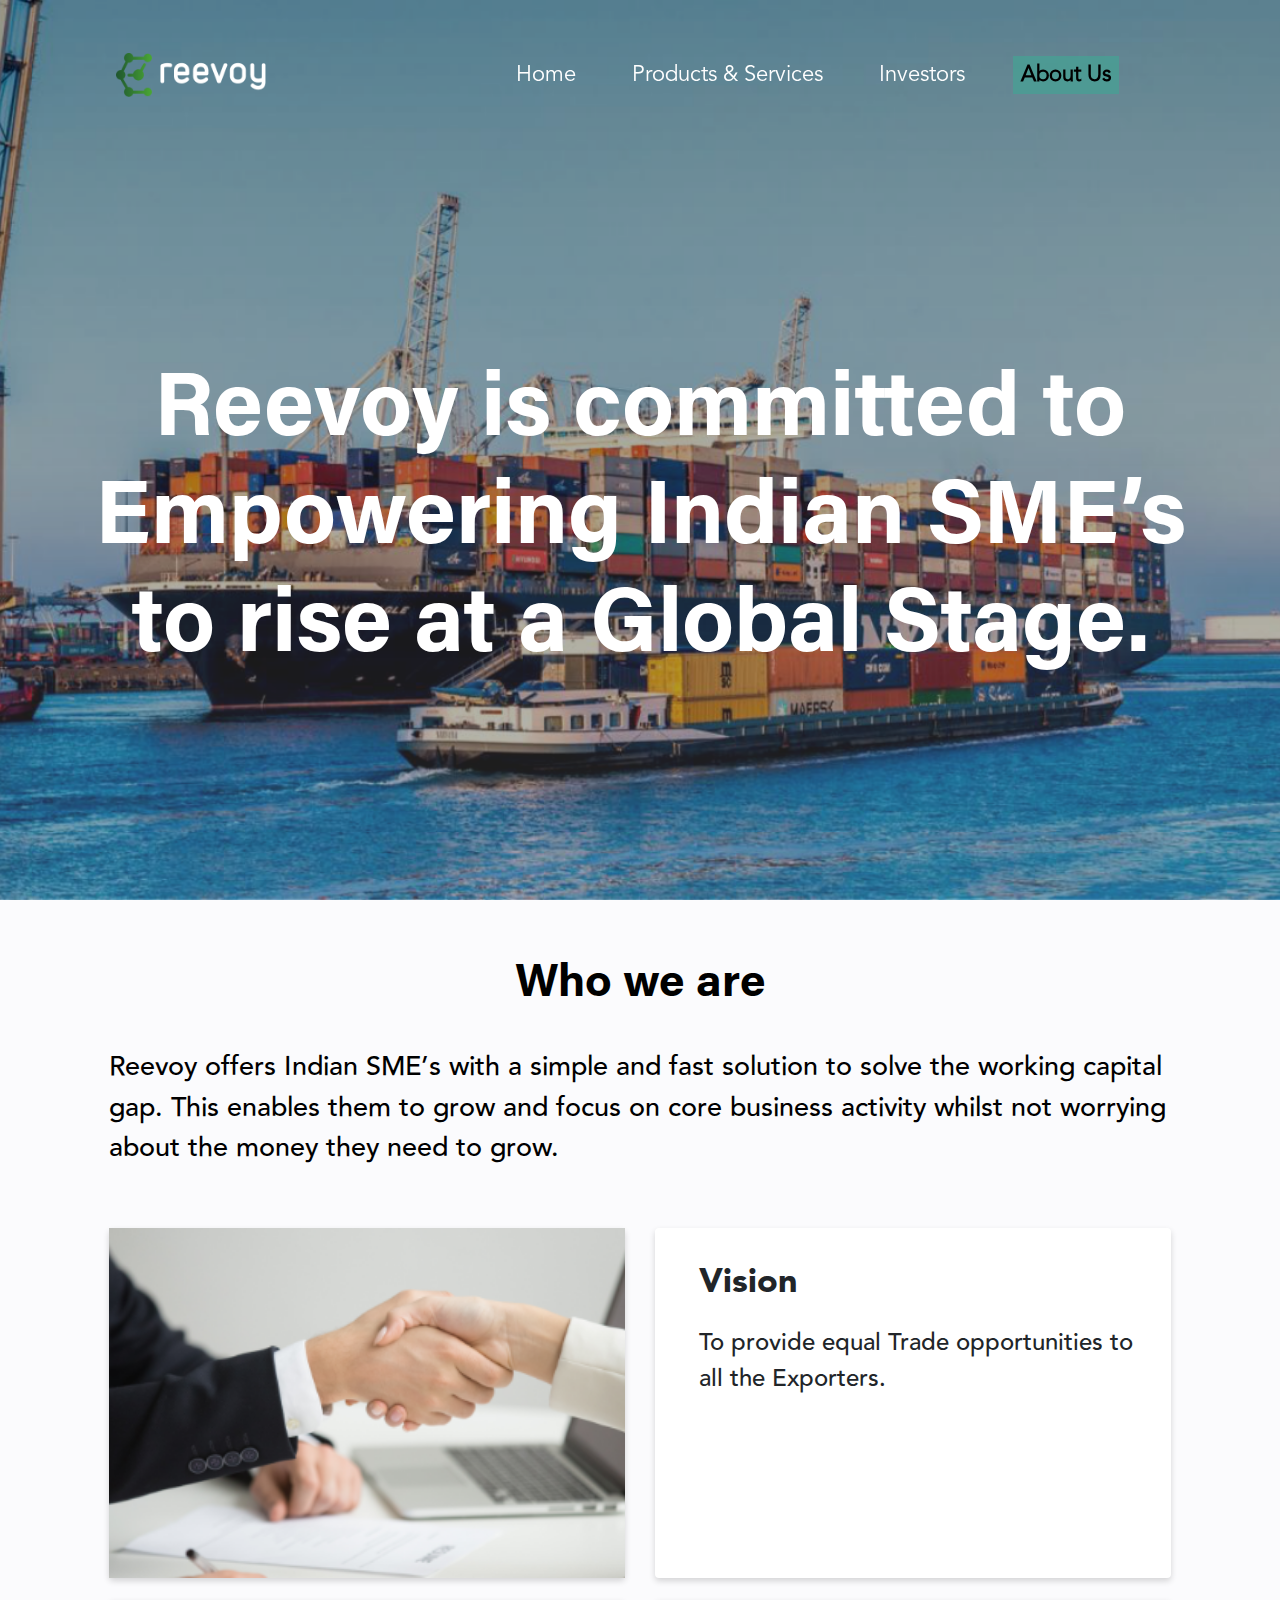
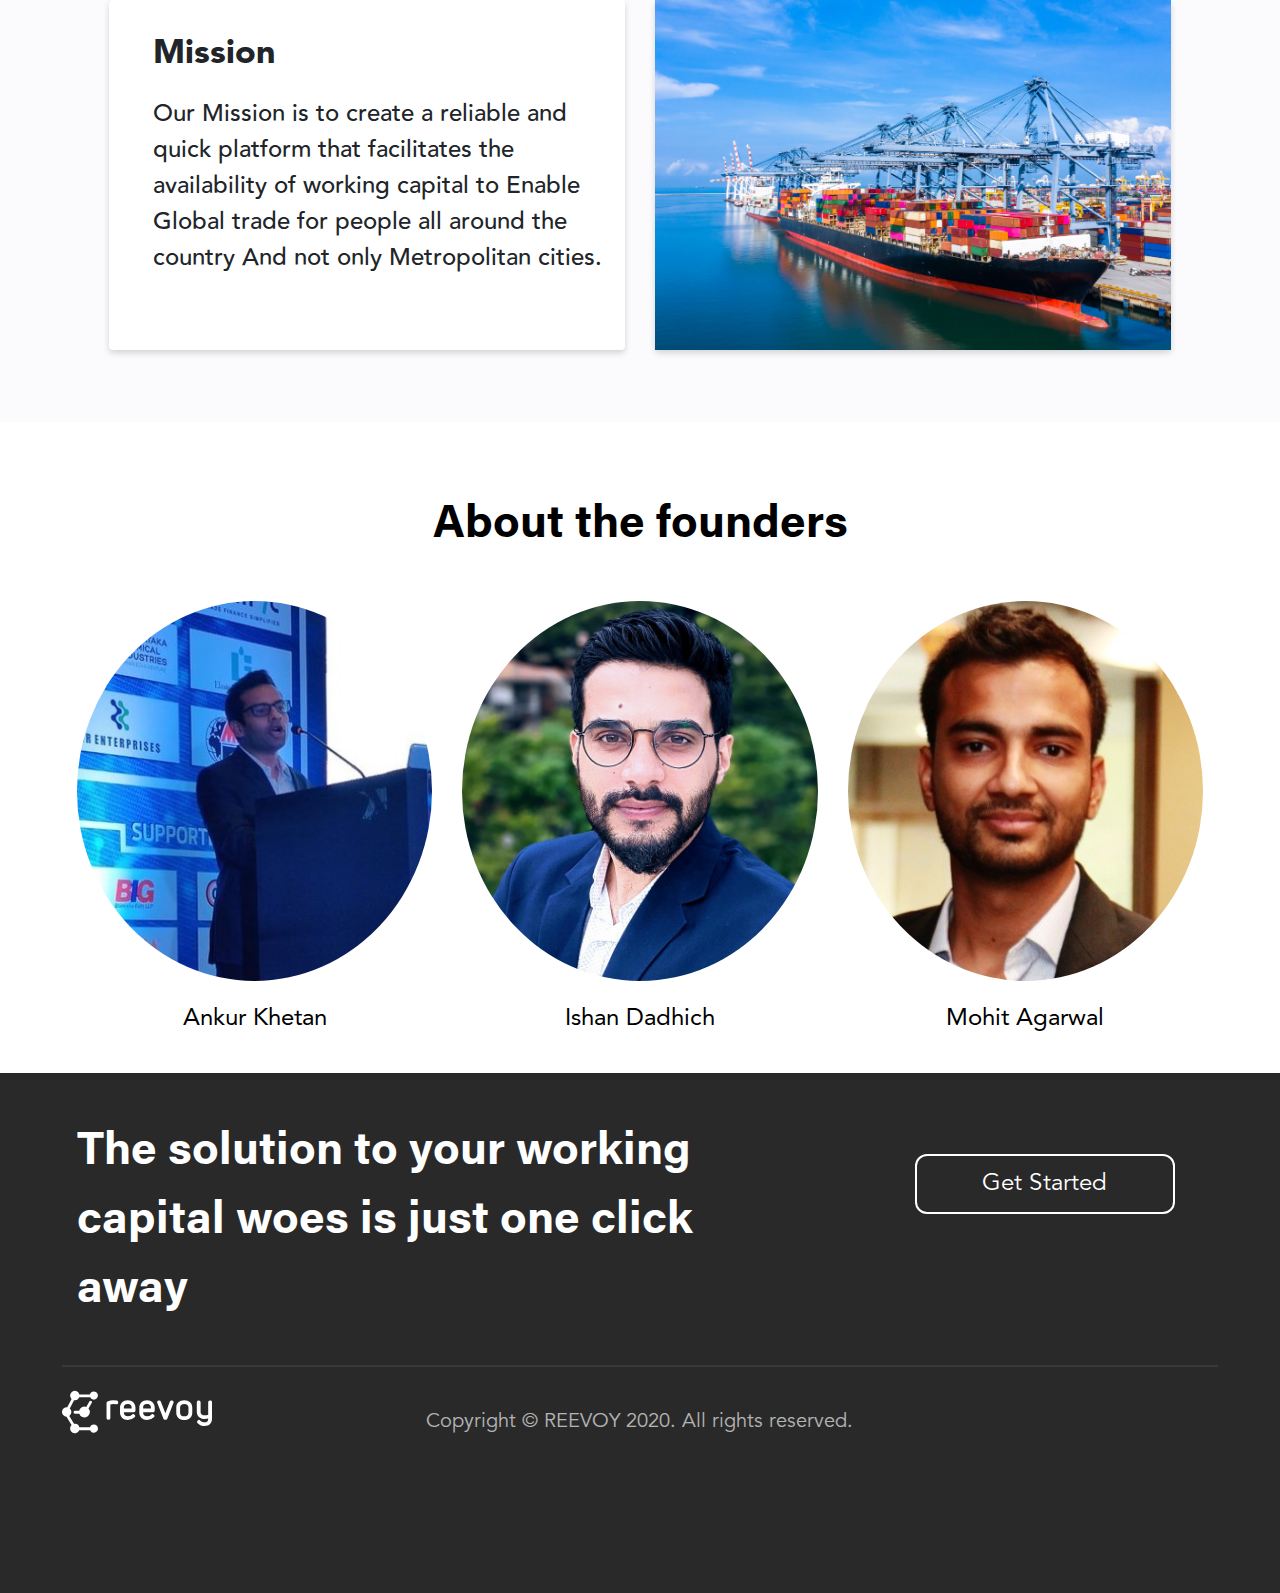
<file: about-us.html>
<!DOCTYPE html>
<html lang="en">
<head>
    <meta charset="UTF-8">
    <meta name="viewport" content="initial-scale=1.0">
    <script src="https://code.jquery.com/jquery-3.5.1.js" integrity="sha256-QWo7LDvxbWT2tbbQ97B53yJnYU3WhH/C8ycbRAkjPDc=" crossorigin="anonymous"></script>
    <script src="https://cdn.jsdelivr.net/npm/popper.js@1.16.1/dist/umd/popper.min.js" integrity="sha384-9/reFTGAW83EW2RDu2S0VKaIzap3H66lZH81PoYlFhbGU+6BZp6G7niu735Sk7lN" crossorigin="anonymous"></script>
    <script src="https://stackpath.bootstrapcdn.com/bootstrap/4.5.2/js/bootstrap.min.js" integrity="sha384-B4gt1jrGC7Jh4AgTPSdUtOBvfO8shuf57BaghqFfPlYxofvL8/KUEfYiJOMMV+rV" crossorigin="anonymous"></script>
    <script src="assets/js/main.js"></script>
    <script src="assets/js/contact-us.js"></script>
    <link rel="stylesheet" href="https://stackpath.bootstrapcdn.com/bootstrap/4.5.2/css/bootstrap.min.css" integrity="sha384-JcKb8q3iqJ61gNV9KGb8thSsNjpSL0n8PARn9HuZOnIxN0hoP+VmmDGMN5t9UJ0Z" crossorigin="anonymous">
    <link rel="stylesheet" href="assets/css/main.css">
    <link rel="stylesheet" href="assets/css/target.css">
    <link rel="stylesheet" href="assets/css/responsive.css">
    <title>Reevoy</title>
</head>

<body>
    <section id="header">
      <div class="container-fluid">
          <nav class="navbar navbar-expand-lg navbar-light fixed-top" class="overlay">
          <a class="navbar-brand font-size-sm" href="#">
            <img class="white-logo" src="assets/images/logo1.png" id="navbar-logo">
          </a>
          <button class="navbar-toggler" type="button" data-toggle="collapse" data-target="#navbarNav" aria-controls="navbarNav" aria-expanded="false" aria-label="Toggle navigation">
            <span class="navbar-toggler-icon"></span>
          </button>
          <div class="collapse navbar-collapse overlay-content" id="navbarNav">
            <ul class="navbar-nav ml-auto">
              <li class="nav-item">
                <a class="nav-link" href="home.html">Home</a>
              </li>
              <li class="nav-item">
                <a class="nav-link" href="products-and-services.html">Products & Services</a>
              </li>
              <li class="nav-item">
                <a class="nav-link" href="investors.html">Investors</a>
              </li>
              <li class="nav-item">
                  <a class="nav-link current" href="about-us.html">About Us</a>
                </li>
            </ul>
          </div>
        </nav>
      </div>
</section>

    <section class="main about-banner">
      <div class="banner-text" id="about-us-banner-text">
        <p>
          Reevoy is committed to Empowering Indian SME’s to rise at a Global Stage.
        </p>
      </div>
    </section>

    <div class="container-fluid middle-element-products bg-color">
      <div class="row">
        <div class="col-sm-12 no-padding" id="non-export-header">
          <p class="font-family-acumin font-size-lg font-color-bk">Who we are</p>
        </div>
      </div>

      <div class="row">
        <div class="col-sm-12" id="non-export-text">
          <p class="font-family-avenir-md font-color-bk" id="resize-text">
            Reevoy offers Indian SME’s with a simple and fast solution to solve the working capital gap. This enables them to grow and focus on core business activity whilst not worrying about the money they need to grow.</p>  
        </div>
      </div>

      <div class="card-deck font-family-avenir-md about-us-card">
        <div class="card">
          <div class="card-body" id="handshake-image">
          </div>
        </div>
        <div class="card">
          <div class="card-body">
            <div class="card-text">
              <p class="font-family-avenir-bk font-size-md">Vision</p>
              <p class="font-family-avenir-md font-size-sm">
                To provide equal Trade opportunities to all
                the Exporters. 
              </p>
            </div>
          </div>
        </div>
      </div>

      <div class="card-deck font-family-avenir-md about-us-card">
        <div class="card">
          <div class="card-body">
            <div class="card-text">
              <p class="font-family-avenir-bk font-size-md">Mission</p>
              <p class="font-family-avenir-md font-size-sm">
                Our Mission is to create a reliable and quick
                platform that facilitates the availability of
                working capital to Enable Global trade for
                people all around the country And not only
                Metropolitan cities.
              </p>
            </div>
          </div>
        </div>
        <div class="card">
          <div class="card-body" id="mission-image">
          </div>
        </div>
      </div>
    </div>

    <div class="container-fluid middle-element" id="founders">
      <p id='unique-caption' class="font-family-acumin font-size-lg font-color-bk"><b>About the founders</b></p>
      </br>
          <div class="row">
              <div class="col-lg-4 col-md-6 col-sm-12">
                  <div class="figures">
                      <figure class="figure" id="large-img">
                        <a href="https://www.linkedin.com/in/ankur-khetan-656b5610/" target="_blank">
                          <img src="assets/images/about-us/ankur.jpeg" class="figure-img img-fluid" alt="Responsive image">
                          <figcaption class="figure-caption font-family-avenir-rm font-color-bk font-size-sm">Ankur Khetan</figcaption>
                        </a>
                      </figure>
                  </div>
              </div>
              <div class="col-lg-4 col-md-6 col-sm-12">
                  <div class="figures">
                      <figure class="figure" id="large-img">
                        <a href="https://www.linkedin.com/in/ishandadhich/" target="_blank">
                          <img src="assets/images/about-us/ishan.jpeg" class="figure-img img-fluid" alt="Responsive image">
                          <figcaption class="figure-caption font-family-avenir-rm font-color-bk font-size-sm">Ishan Dadhich</figcaption>
                        </a>
                      </figure>
                  </div>
              </div>
              <div class="col-lg-4 col-md-12 col-sm-12">
                  <div class="figures">
                      <figure class="figure" id="large-img">
                        <a href="https://www.linkedin.com/in/agmohit1/" target="_blank"> 
                          <img src="assets/images/about-us/mohit.jpg" class="figure-img img-fluid" alt="Responsive image">
                          <figcaption class="figure-caption font-family-avenir-rm font-color-bk font-size-sm">Mohit Agarwal</figcaption>
                        </a>
                      </figure>
                  </div>
              </div>
          </div>
    </div>

      <footer>
        <div class="container-fluid middle-element">
            <div class="row">
                <div class="col-lg-7 col-sm-8 contact-us-tagline"> 
                    <p class="font-family-acumin font-color-wt">
                        The solution to your working capital
                        woes is just one click away
                    </p>
                </div>
                <div class="col-lg-4 col-sm-3 contact-us-button contactTrigger">
                    <button class="font-family-avenir font-color-wt font-size-sm">Get Started</button>
                </div>
            </div>
            <div class="row seperator">
            </div>
            <div class="row">
                <div class="col-md-3 col-sm-5 col-5 contact-us-logo">
                    <img class="white-logo" src="assets/images/logo3.svg">
                </div>
                <div class="col-md-6 col-sm-7 col-7 contact-us-copyright">
                    <p class="font-family-avenir font-color-wt">Copyright © REEVOY 2020. All rights reserved.</p>
                </div>
            </div>
        </div>
    </footer>

    <div id="contactForm">
      <h1 class="font-family-acumin font-color-bk" style="text-align: left;">Get in touch</h1>
      <p class="font-family-avenir-rm" style="text-align: left;">
          <i>
              Thank you for your interest in our services. Please provide the
              following information about your business needs to help us serve you 
              better. This information will enable us to route your request to the 
              appropritate person. You should receive a response within 48 hours. 
          </i>
      </p>
      
      <div id="input-area">
          <form action="contact.php" method="POST">
              <input placeholder="IEC of your company" name ="iec" type="text" required />
              <input placeholder="Phone number" name="phone" type="number" required />
              <input placeholder="Email ID" name="email" type="email" required />
              <input placeholder="Name" name="name" type="text" required />
              <button class="formBtn" name="btn-send">Submit</button>
          </form>
      </div>
    </div>

  </body>
</html>
</file>
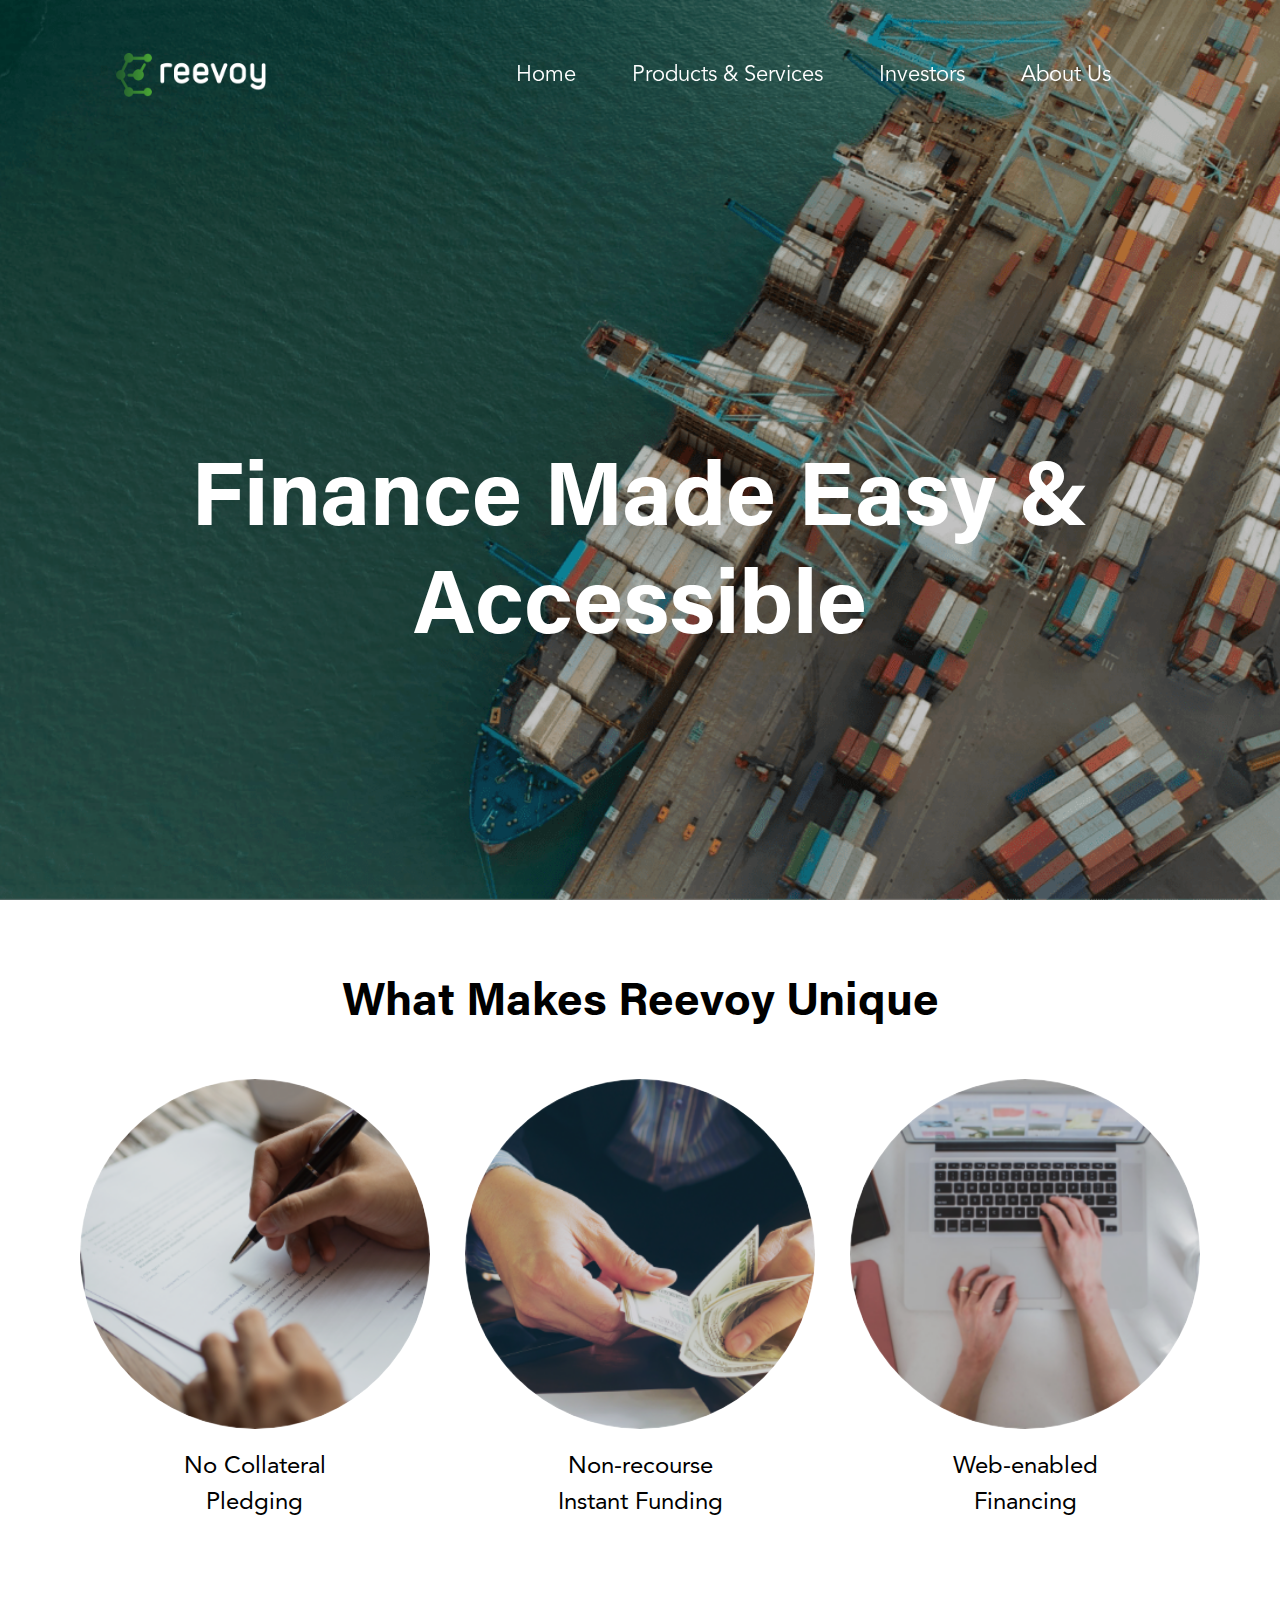
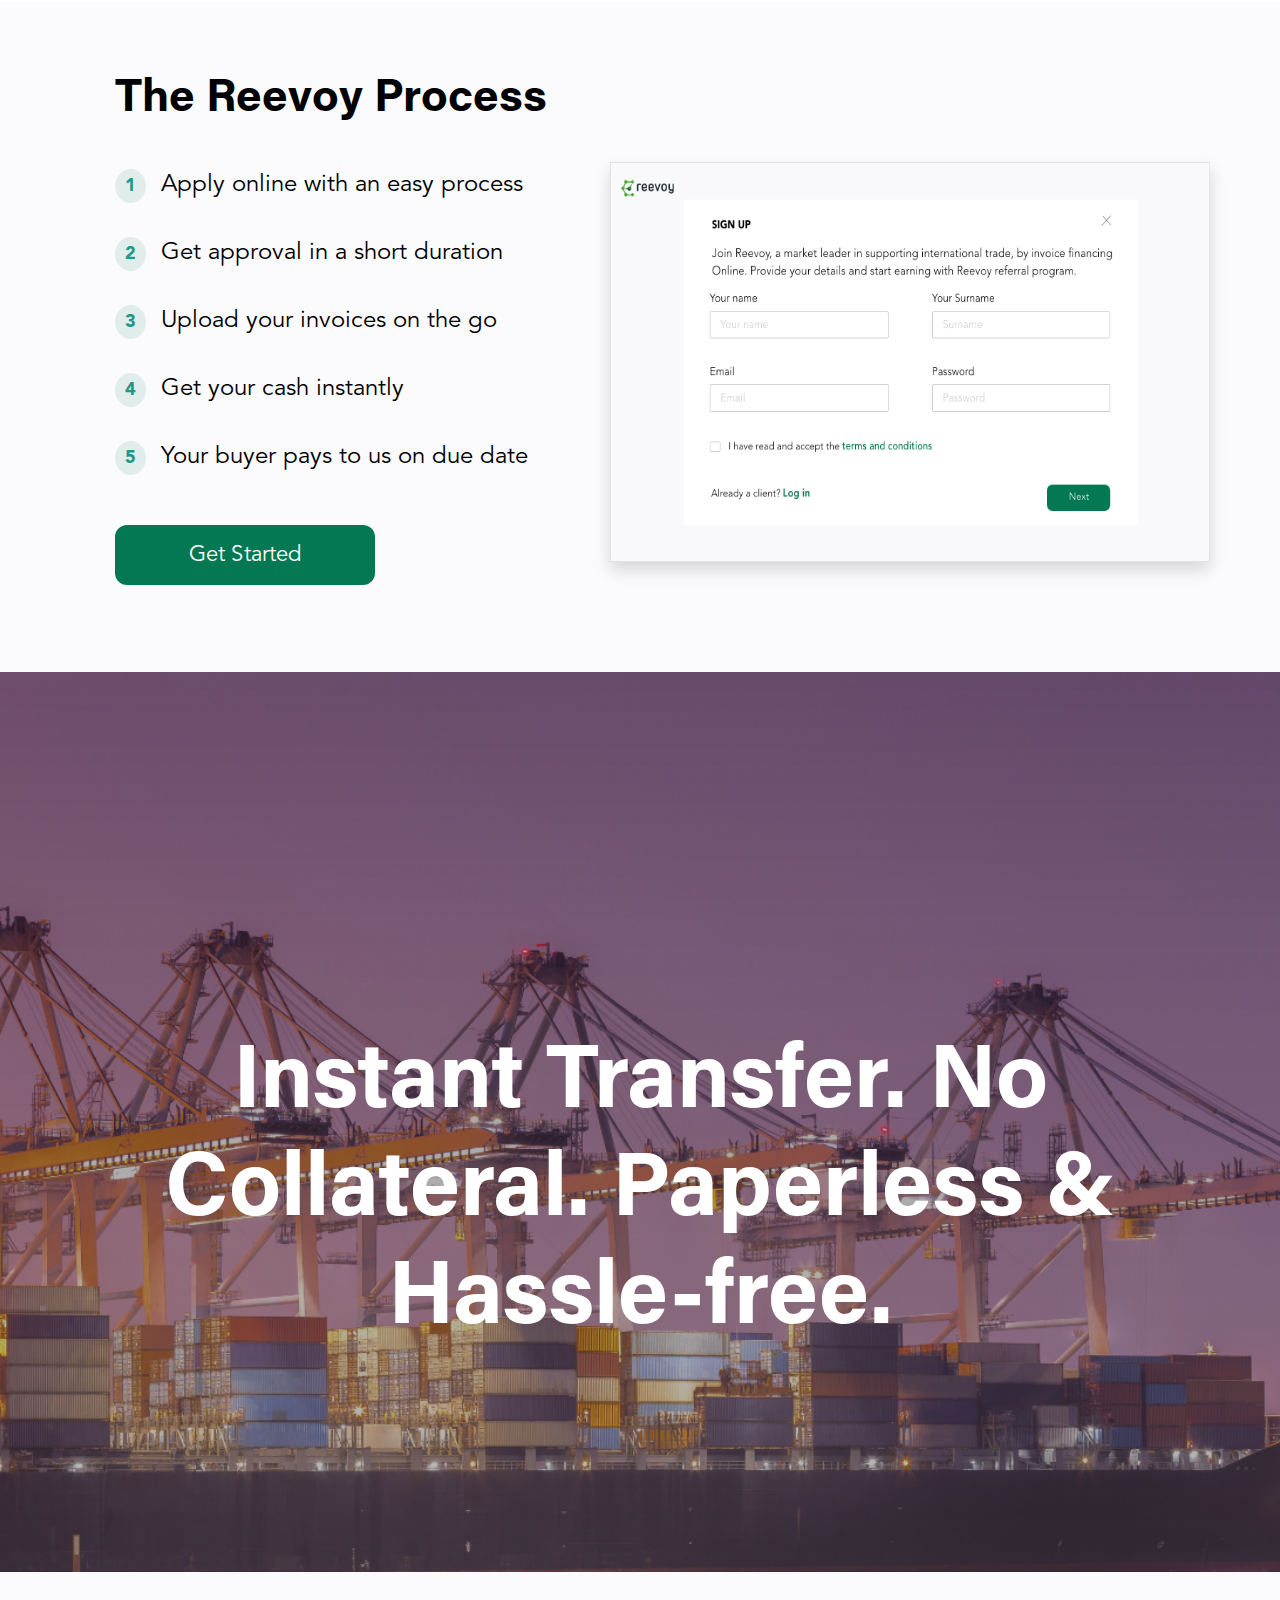
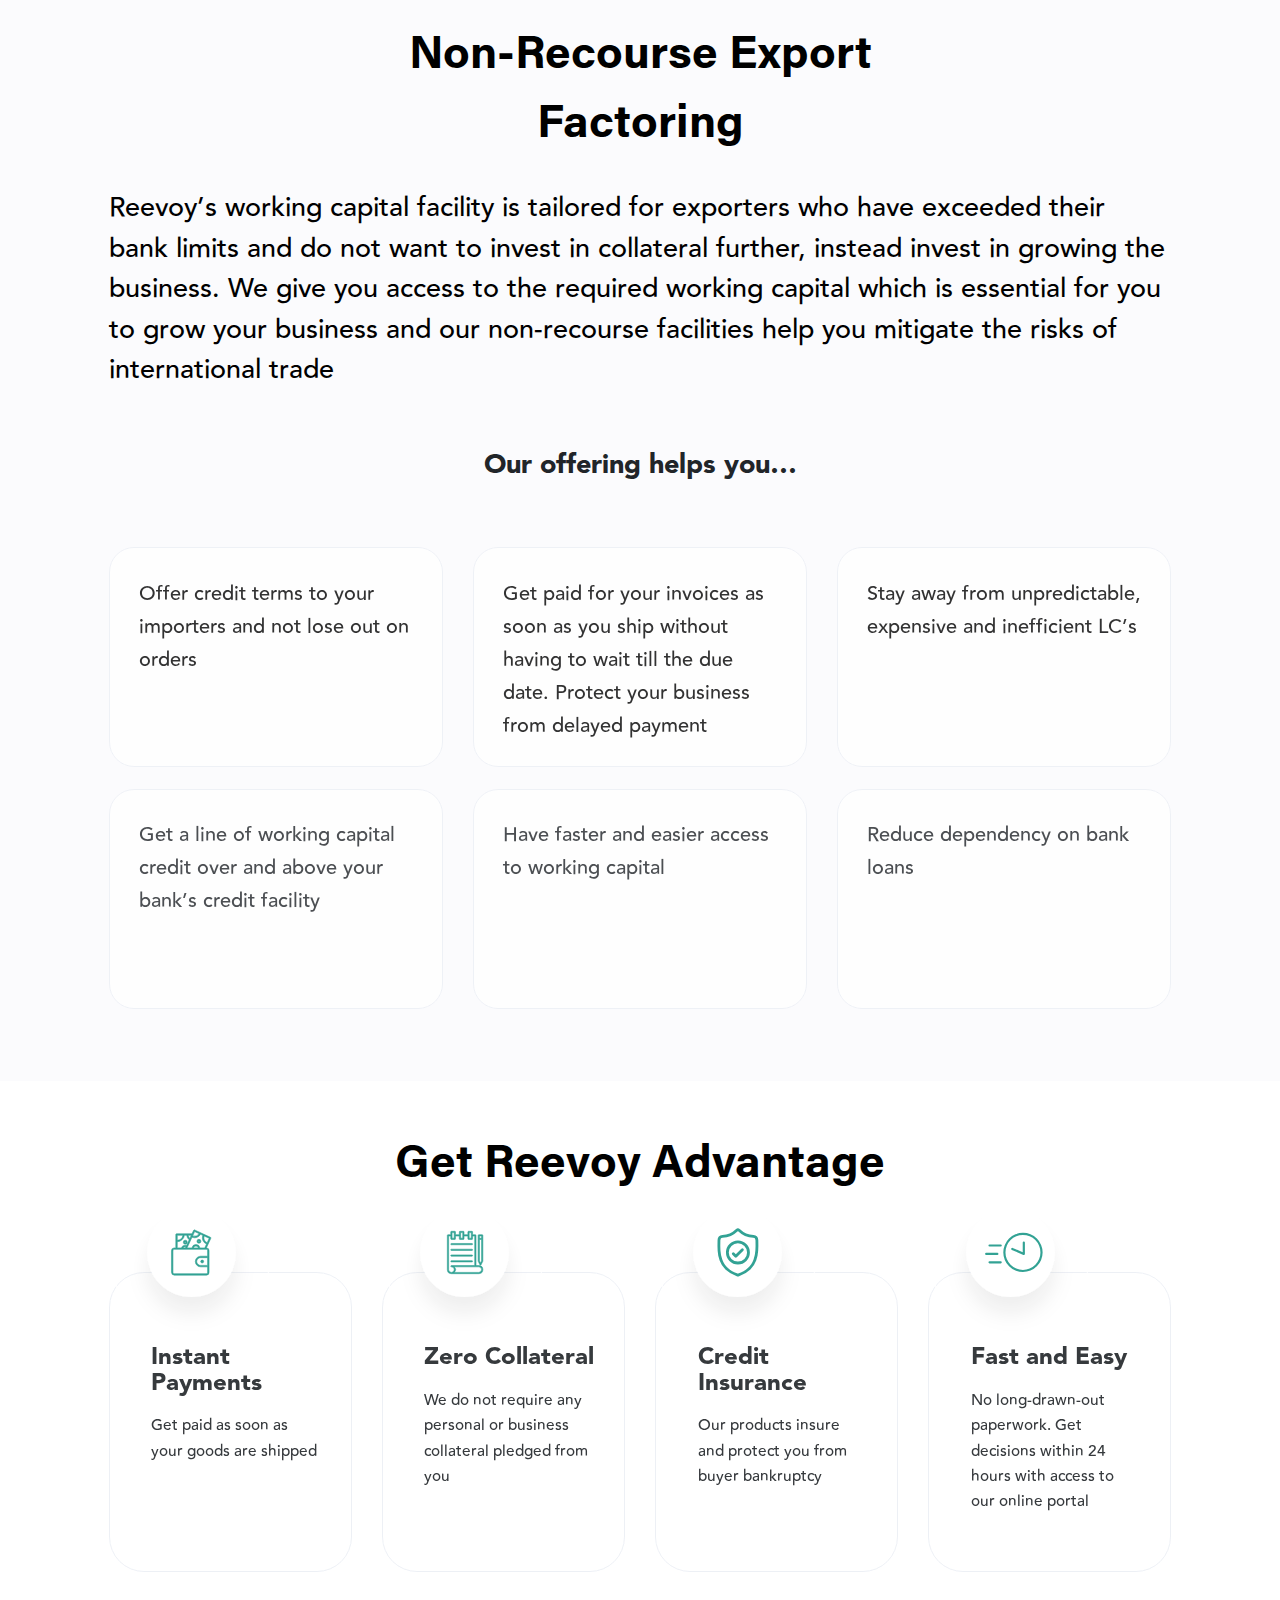
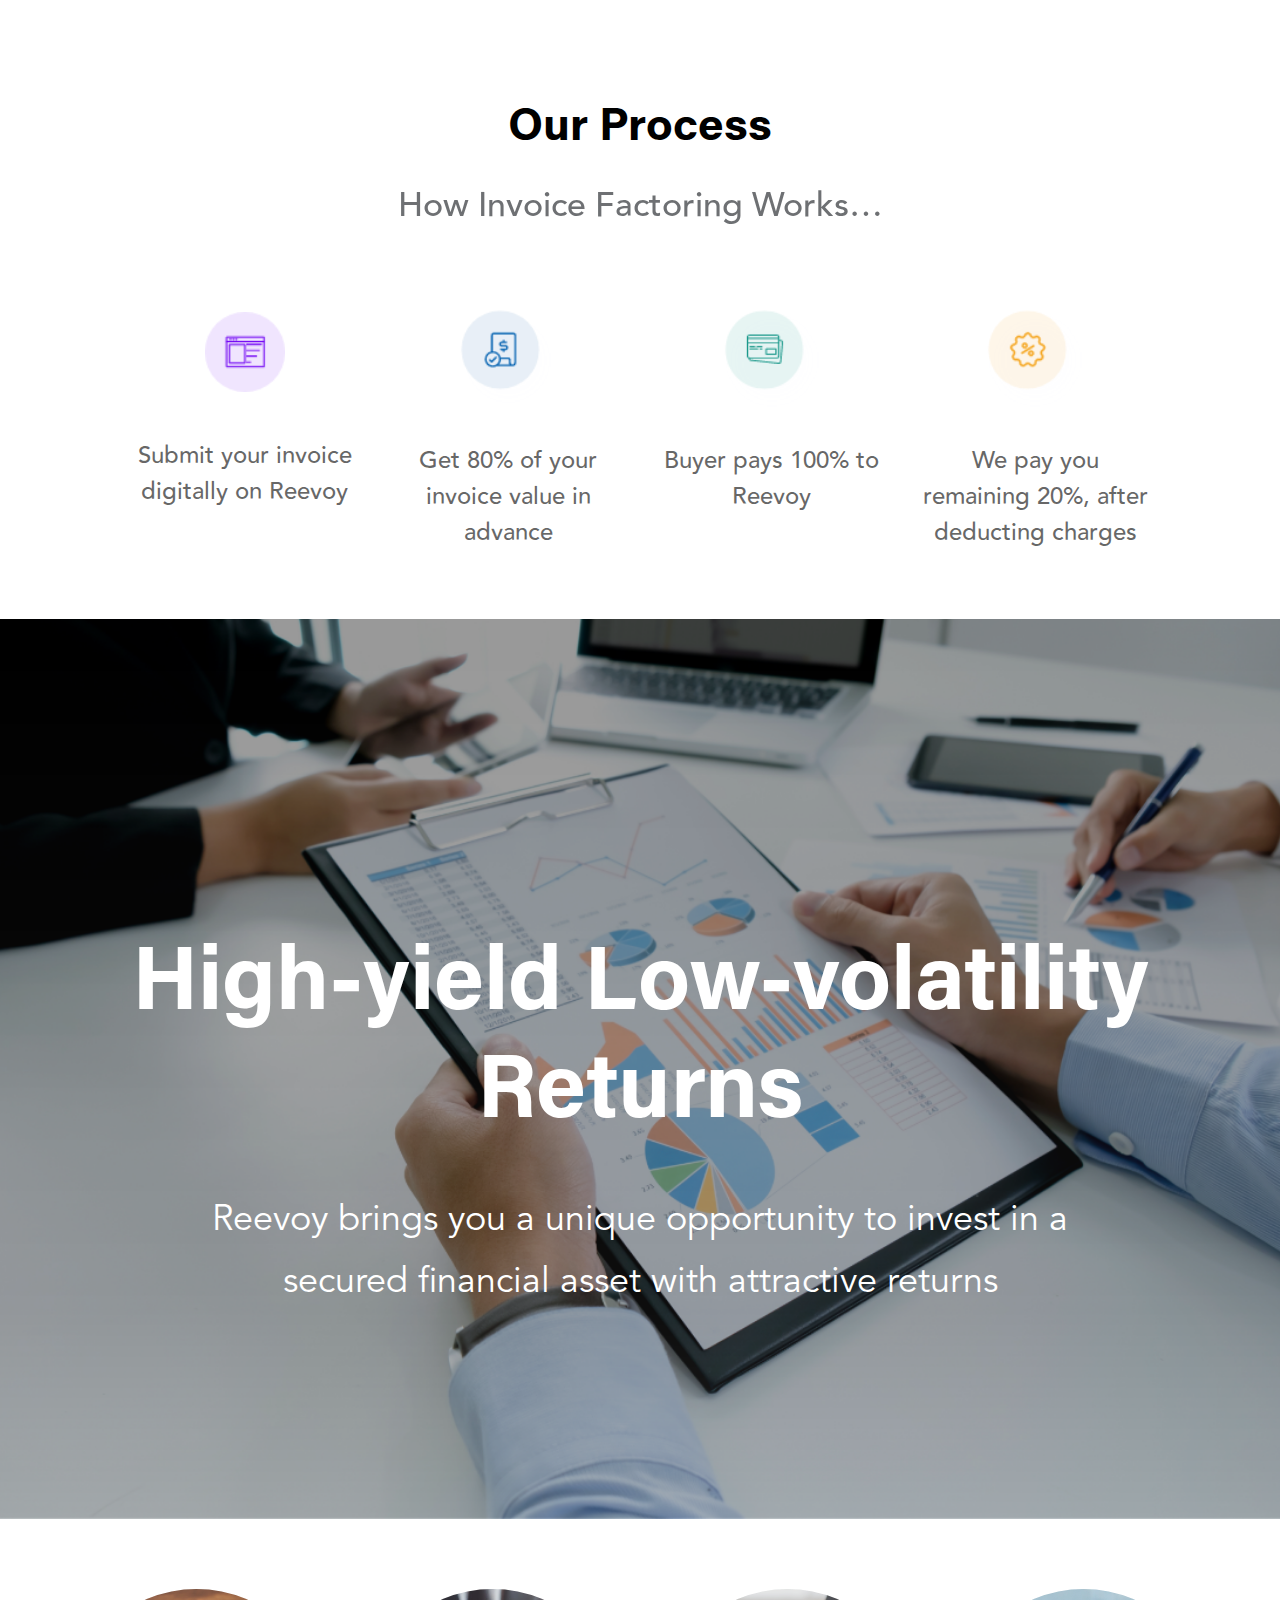
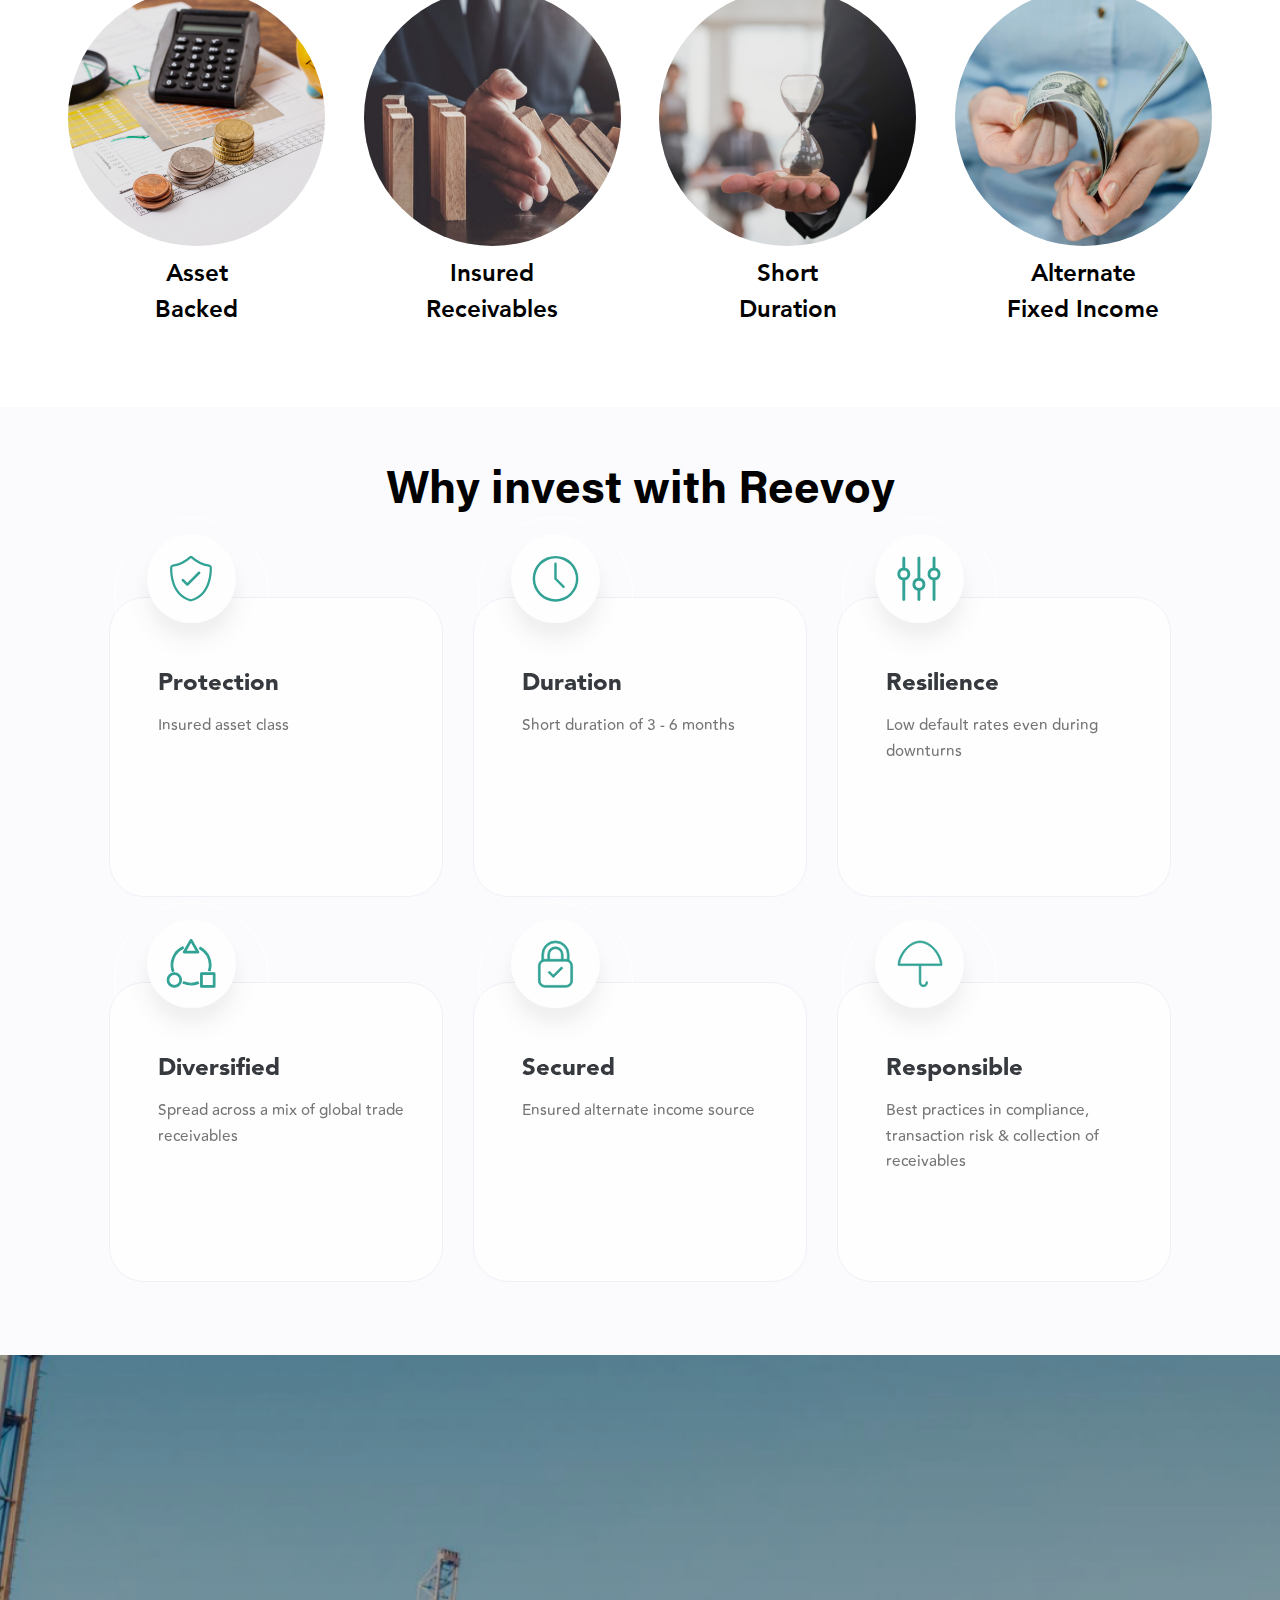
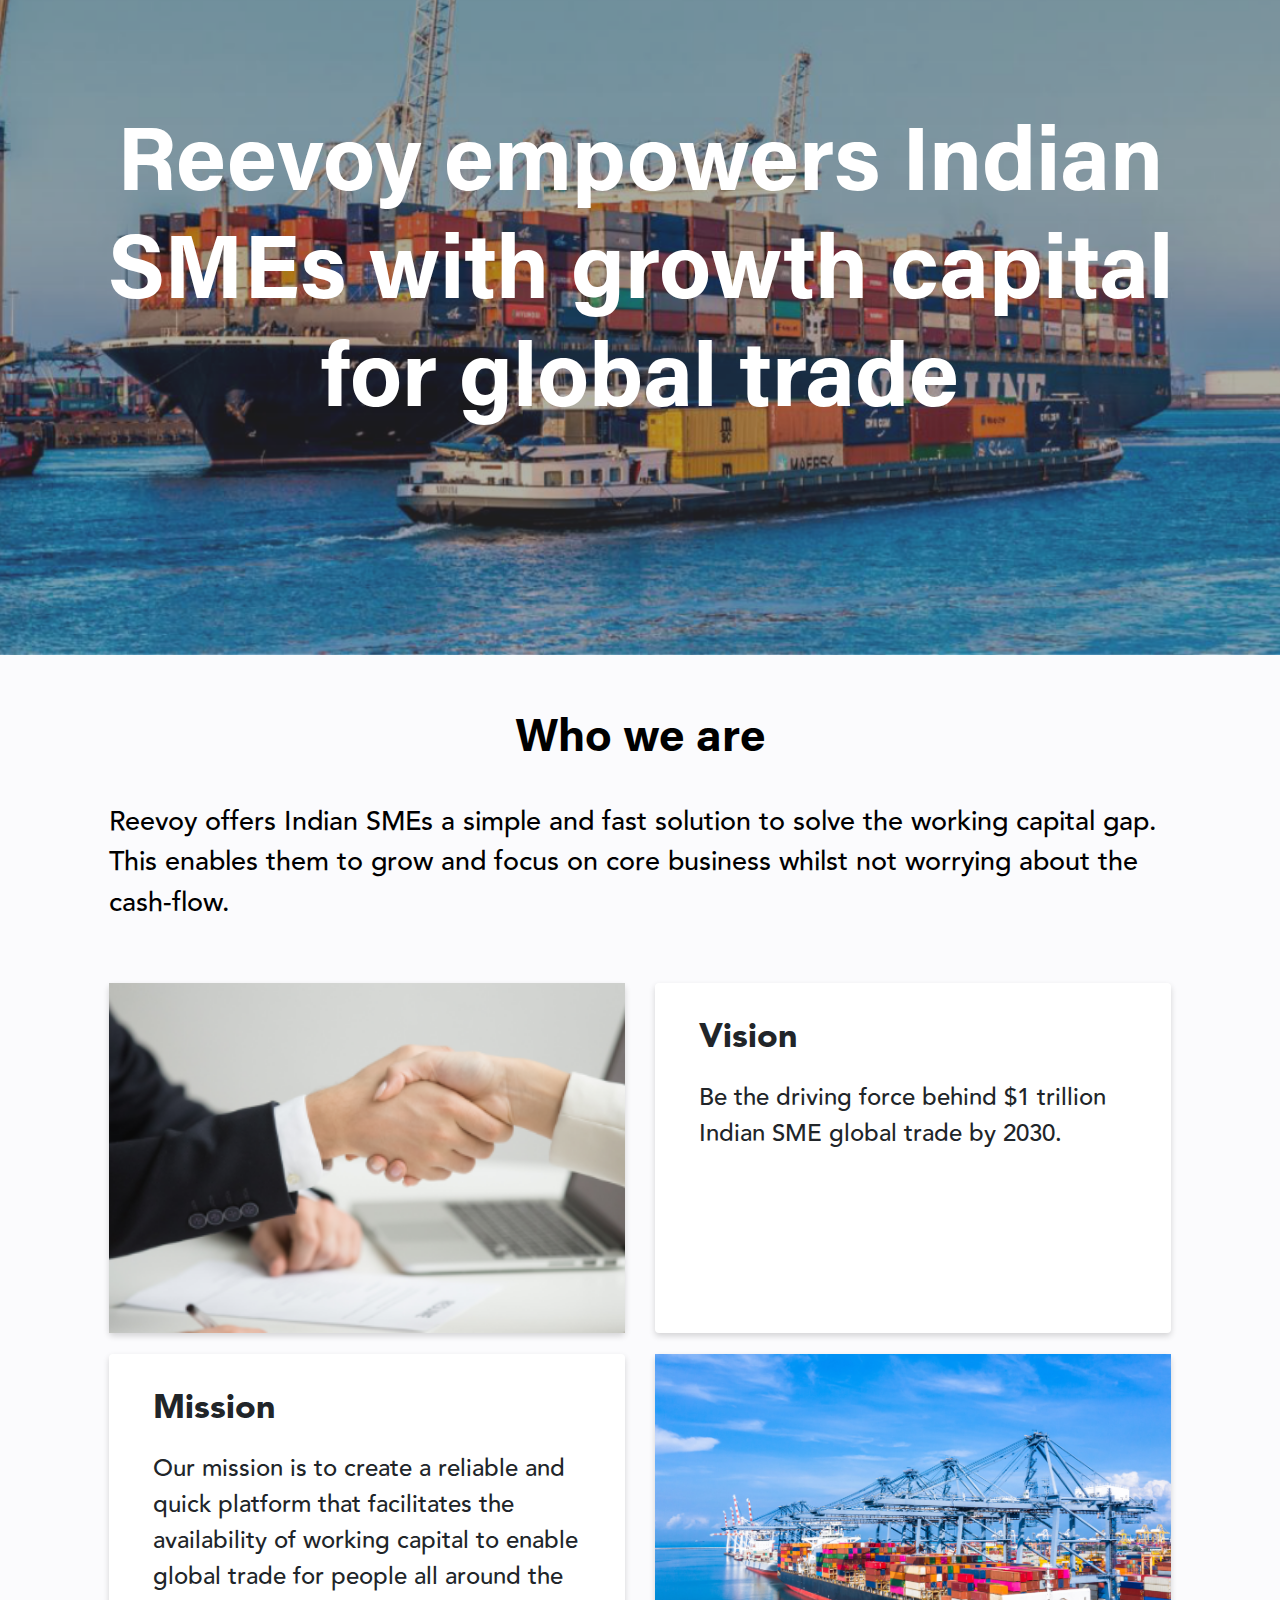
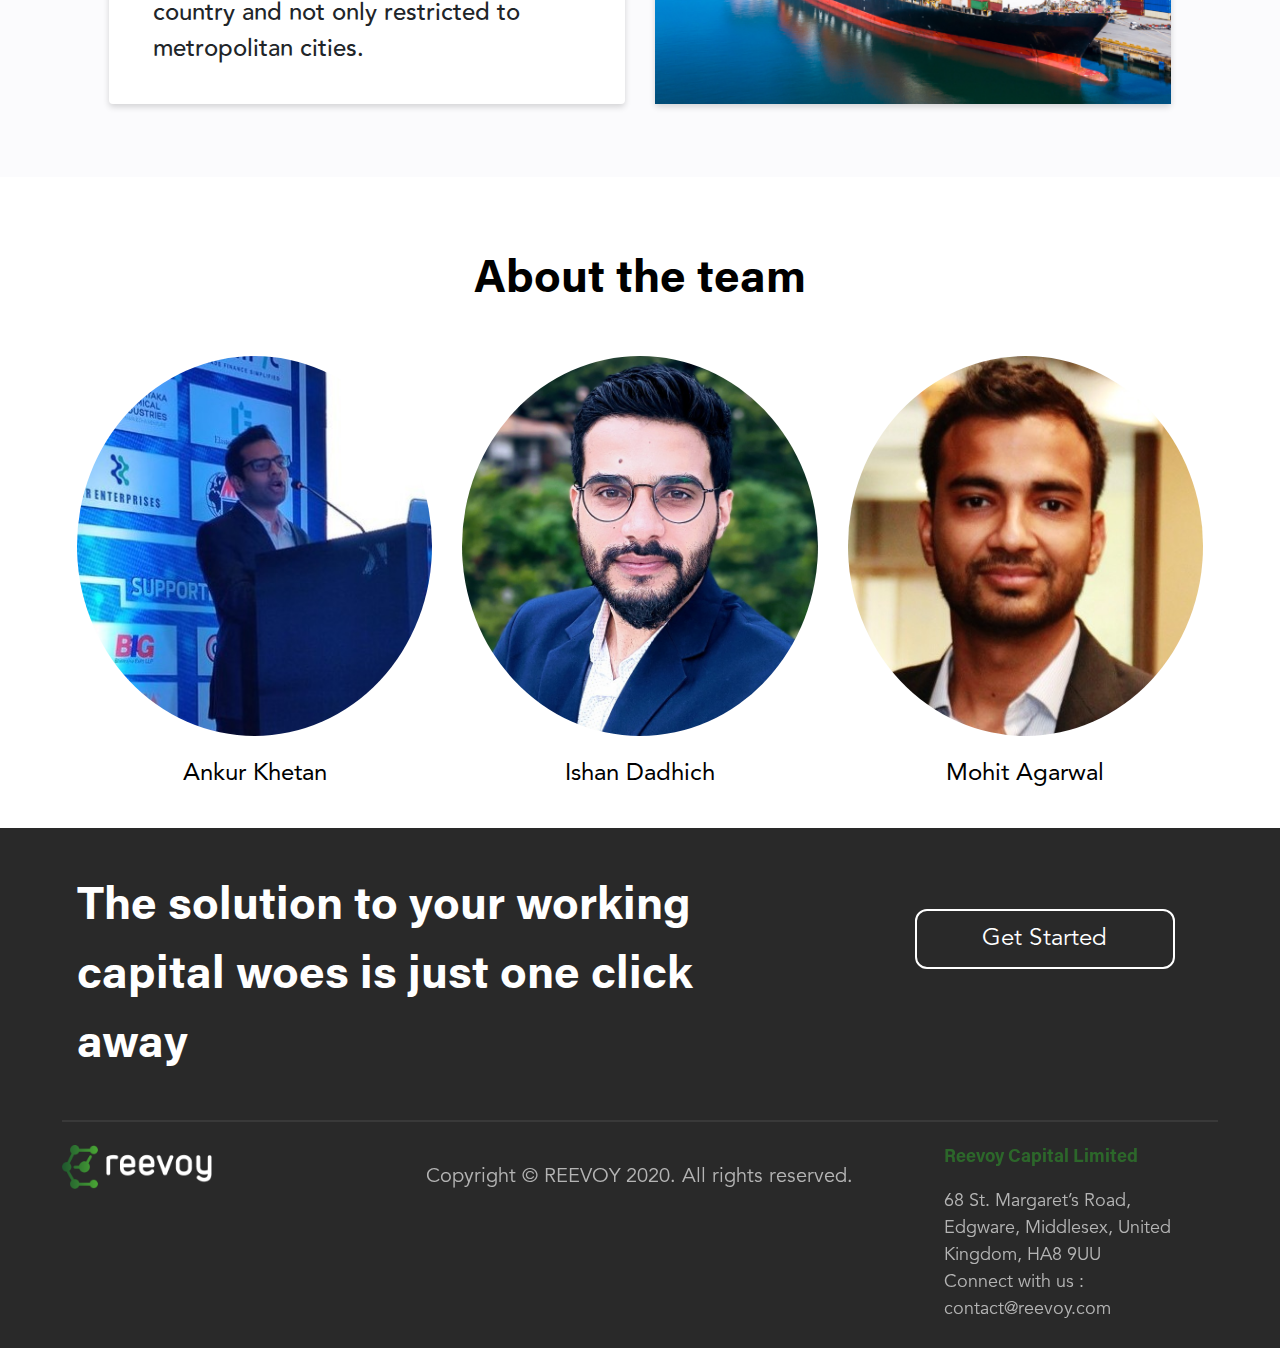
<file: home-test.html>
<!DOCTYPE html>
<html lang="en">
<head>
    <meta charset="UTF-8">
    <meta name="viewport" content="initial-scale=1.0">
    <script src="https://code.jquery.com/jquery-3.5.1.js" integrity="sha256-QWo7LDvxbWT2tbbQ97B53yJnYU3WhH/C8ycbRAkjPDc=" crossorigin="anonymous"></script>
    <script src="https://cdn.jsdelivr.net/npm/popper.js@1.16.1/dist/umd/popper.min.js" integrity="sha384-9/reFTGAW83EW2RDu2S0VKaIzap3H66lZH81PoYlFhbGU+6BZp6G7niu735Sk7lN" crossorigin="anonymous"></script>
    <script src="https://stackpath.bootstrapcdn.com/bootstrap/4.5.2/js/bootstrap.min.js" integrity="sha384-B4gt1jrGC7Jh4AgTPSdUtOBvfO8shuf57BaghqFfPlYxofvL8/KUEfYiJOMMV+rV" crossorigin="anonymous"></script>
    <script src="assets/js/main.js"></script>
    <script src="assets/js/contact-us.js"></script>
    <link rel="stylesheet" href="https://stackpath.bootstrapcdn.com/bootstrap/4.5.2/css/bootstrap.min.css" integrity="sha384-JcKb8q3iqJ61gNV9KGb8thSsNjpSL0n8PARn9HuZOnIxN0hoP+VmmDGMN5t9UJ0Z" crossorigin="anonymous">
    <link rel="stylesheet" href="assets/css/main.css">
    <link rel="stylesheet" href="assets/css/target.css">
    <link rel="stylesheet" href="assets/css/responsive.css">
    <title>Reevoy</title> 
</head>

<body>

    <section class="section-divider" id="homepage-section">
      <section class="main home-banner">
        <p class="banner-text" id="homepage-banner-text">Finance Made Easy & Accessible</p>
      </section>

      <section id="header">
        <div class="container-fluid">
          <nav class="navbar navbar-expand-lg navbar-light fixed-top" class="overlay">
            <a class="navbar-brand font-size-sm" href="#">
              <img class="white-logo" src="assets/images/logo1.png" id="navbar-logo">
            </a>
            <button class="navbar-toggler" type="button" data-toggle="collapse" data-target="#navbarNav" aria-controls="navbarNav" aria-expanded="false" aria-label="Toggle navigation">
              <span class="navbar-toggler-icon"></span>
            </button>
            <div class="collapse navbar-collapse overlay-content" id="navbarNav">
              <ul class="navbar-nav ml-auto">
                <li class="nav-item">
                  <a class="nav-link" href="#homepage-section" id="homepage-link">Home</a>
                </li>
                <li class="nav-item">
                  <a class="nav-link" href="#products-section"  id="products-link">Products & Services</a>
                </li>
                <li class="nav-item">
                  <a class="nav-link" href="#investors-section"  id="investors-link">Investors</a>
                </li>
                <li class="nav-item">
                    <a class="nav-link" href="#about-us-section"  id="about-us-link">About Us</a>
                  </li>
                </ul>
              </div>
            </nav>
          </div>
      </section>
    
    
        <div class="container-fluid middle-element">
            <p id='unique-caption' class="font-family-acumin font-size-lg font-color-bk"><b>What Makes Reevoy Unique</b></p>
            </br>
                <div class="row">
                    <div class="col-lg-4 col-md-6 col-sm-12">
                        <div class="figures">
                            <figure class="figure" id="large-img">
                                <img src="assets/images/homepage/collateral.png" class="figure-img img-fluid" alt="Responsive image">
                                <figcaption class="figure-caption font-family-avenir-rm font-color-bk font-size-sm">No Collateral<br>Pledging</figcaption>
                            </figure>
                        </div>
                    </div>
                    <div class="col-lg-4 col-md-6 col-sm-12">
                        <div class="figures">
                            <figure class="figure" id="large-img">
                                <img src="assets/images/homepage/supply-chain.png" class="figure-img img-fluid" alt="Responsive image">
                                <figcaption class="figure-caption font-family-avenir-rm font-color-bk font-size-sm">Non-recourse</br>Instant Funding</figcaption>
                            </figure>
                        </div>
                    </div>
                    <div class="col-lg-4 col-md-12 col-sm-12">
                        <div class="figures">
                            <figure class="figure" id="large-img">
                                <img src="assets/images/homepage/web-app.png" class="figure-img img-fluid" alt="Responsive image">
                                <figcaption class="figure-caption font-family-avenir-rm font-color-bk font-size-sm">Web-enabled<br>Financing</figcaption>
                            </figure>
                        </div>
                    </div>
                </div>
        </div>
    
        <div class="container-fluid" id="laptop-content">
            <div class="row">
                <div class="col-md-6 col-xs-12">
                    <div class="laptop-text">
                        <p class="font-size-lg font-family-acumin font-color-bk">The Reevoy Process</p>
                        <ol class="font-size-sm font-color-bk" id="cf7_controls">
                            <li><span class="font-family-avenir">Apply online with an easy process</span></li>
                            <li><span class="font-family-avenir">Get approval in a short duration</span></li>
                            <li><span class="font-family-avenir">Upload your invoices on the go</span></li>
                            <li><span class="font-family-avenir">Get your cash instantly</span></li>
                            <li><span class="font-family-avenir">Your buyer pays to us on due date</span></li>
                        </ol>
                        <div id="get-started-sm">
                            <button class="font-family-avenir font-color-wt contactTrigger">Get Started</button>
                        </div>
                    </div>
                </div>
                
                <div class="col-md-6 col-xs-12">
                    <div id="cf7" class="shadow">
                        <img class='opaque' src="assets/images/homepage/laptop-1.png"/>
                        <img src="assets/images/homepage/laptop-2.png"/>
                        <img src="assets/images/homepage/laptop-3.png"/>
                        <img src="assets/images/homepage/laptop-4.png"/>  
                        <img src="assets/images/homepage/laptop-5.png"/>
                    </div>
                </div>
            </div>
        </div>   
    </section>
  
    <section class="section-divider" id="products-section">
  
      <section class="main products-banner">
        <div class="banner-text" id="products-banner-text">
          <p>
            Instant Transfer. No Collateral.
            Paperless & Hassle-free.
          </p>
        </div>
      </section>
  
      <div class="container-fluid middle-element-products bg-color">
        <div class="row">
          <div class="col-sm-12 no-padding" id="non-export-header">
            <p class="font-family-acumin font-size-lg font-color-bk">Non-Recourse Export<br>Factoring</p>
          </div>
        </div>
  
        <div class="row">
          <div class="col-sm-12" id="non-export-text">
            <p class="font-family-avenir-md font-color-bk" id="resize-text">
              Reevoy’s working capital facility is tailored for exporters who have exceeded their bank limits and do 
              not want to invest in collateral further, instead invest in growing the business. We give you access to 
              the required working capital which is essential for you to grow your business and our non-recourse facilities 
              help you mitigate the risks of international trade </p>  
            <p class="font-family-avenir-bk font-color-md" id="resize-text" style="text-align: center;"><br><b>Our offering helps you…</b></p>
          </div>
        </div>
  
        <div class="card-deck font-family-avenir-md font-color-bk">
          <div class="card card-lg">
            <div class="card-body">
              <p class="card-text">
                Offer credit terms to your importers and not lose out on orders
              </p>
            </div>
          </div>
          <div class="card card-lg">
            <div class="card-body">
              <p class="card-text">
                Get paid for your invoices as soon as you ship 
                without having to wait till the due date. 
                Protect your business from delayed payment
              </p>
            </div>
          </div>
          <div class="card card-lg">
            <div class="card-body">
              <p class="card-text">
                Stay away from unpredictable, expensive and inefficient LC’s
              </p>
            </div>
          </div>
        </div>
  
        <div class="card-deck font-family-avenir-md">
          <div class="card card-lg">
            <div class="card-body">
              <p class="card-text">
                Get a line of working capital credit over and above 
                your bank’s credit facility
              </p>
            </div>
          </div>
          <div class="card card-lg">
            <div class="card-body">
              <p class="card-text">
                Have faster and easier access to working capital
              </p>
            </div>
          </div>
          <div class="card card-lg">
            <div class="card-body">
              <p class="card-text">
                Reduce dependency on bank loans
              </p>
            </div>
          </div>
        </div>
      </div>
  
      <div class="container-fluid middle-element-products">
        <div class="row">
          <div class="col-sm-12" id="advantage-header">
            <p class="font-family-acumin font-size-lg font-color-bk">Get Reevoy Advantage</p>
          </div>
        </div>
  
        <div class="card-deck font-family-avenir-md" id="icon-card">
          <div class="card card-sm">
            <div class="card-body">
              <img src="assets/images/products-and-services/noun-wallet.svg">
              <div class="card-sm-text">
                <p class="font-family-avenir-bk font-size-sm" id="card-sm-title">Instant Payments</p>
                <p class="font-family-avenir-md">
                  Get paid as soon as your goods are shipped
                </p>
              </div>
            </div>
          </div>
          <div class="card card-sm">
            <div class="card-body">
              <img src="assets/images/products-and-services/noun-collateral.svg">
              <div class="card-sm-text">
                <p class="font-family-avenir-bk font-size-sm" id="card-sm-title">Zero Collateral</p>
                <p class="font-family-avenir-md">
                  We do not require any personal or business collateral pledged from you
                </p>
              </div>
            </div>
          </div>
          <div class="card card-sm">
            <div class="card-body">
              <img src="assets/images/products-and-services/surface1.svg">
              <div class="card-sm-text">
                <p class="font-family-avenir-bk font-size-sm" id="card-sm-title">Credit Insurance</p>
                <p class="font-family-avenir-md">
                  Our products insure and protect you from buyer bankruptcy
                </p>
              </div>
            </div>
          </div>
          <div class="card card-sm">
            <div class="card-body">
              <img src="assets/images/products-and-services/noun-fast.svg">
              <div class="card-sm-text">
                <p class="font-family-avenir-bk font-size-sm" id="card-sm-title">Fast and Easy</p>
                <p class="font-family-avenir-md">
                  No long-drawn-out paperwork. Get decisions within 24 hours with access to our online portal
                </p>
              </div>
            </div>
          </div>
        </div>
        </div> 
      </div>
  
      <div class="container-fluid middle-element-icons">
        <div class="row">
          <div class="col-sm-12" id="advantage-header">
            <p class="font-family-acumin font-size-lg font-color-bk">Our Process</p>
            <p class="font-family-avenir-md font-size-md" style="opacity:0.65;">How Invoice Factoring Works…</p>
          </div>
        </div>
        <div class="row icon-bar" id="icon-bar">
          <div class="col-lg-3 col-md-6 col-sm-12">
            <div class="figures">
                <figure class="figure" id="resize-img">
                    <img src="assets/images/products-and-services/digital.png" class="figure-img img-fluid" alt="Responsive image">
                    <figcaption class="figure-caption font-family-avenir-md font-color-bk font-size-sm" style="text-align: center; color: #00000098;">
                      Submit your invoice digitally on Reevoy
                    </figcaption>
                </figure>
            </div>
          </div>
          <div class="col-lg-3 col-md-6 col-sm-12">
            <div class="figures">
                <figure class="figure">
                    <img src="assets/images/products-and-services/invoice.png" class="figure-img img-fluid" alt="Responsive image">
                    <figcaption class="figure-caption font-family-avenir-md font-color-bk font-size-sm" style="text-align: center; color: #00000098;">
                      Get 80% of your invoice 
                      value in advance
                    </figcaption>
                </figure>
            </div>
          </div>
          <div class="col-lg-3 col-md-6 col-sm-12">
            <div class="figures">
                <figure class="figure">
                    <img src="assets/images/products-and-services/credit.png" class="figure-img img-fluid" alt="Responsive image">
                    <figcaption class="figure-caption font-family-avenir-md font-color-bk font-size-sm" style="text-align: center; color: #00000098;">
                      Buyer pays 100% to 
                      Reevoy
                    </figcaption>
                </figure>
            </div>
          </div>
          <div class="col-lg-3 col-md-6 col-sm-12">
            <div class="figures">
                <figure class="figure">
                    <img src="assets/images/products-and-services/charges.png" class="figure-img img-fluid" alt="Responsive image">
                    <figcaption class="figure-caption font-family-avenir-md font-color-bk font-size-sm" style="text-align: center; color: #00000098;">
                      We pay you remaining 20%, after deducting charges
                    </figcaption>
                </figure>
            </div>
          </div>
        </div>
      </div>
    </section>
    
    <section class="section-divider" id="investors-section">
      <section class="main investors-banner">
        <div class="banner-text" id="investors-banner-text">
            <p>
              High-yield Low-volatility Returns
            </p>
            <p id="banner-text-small">
                <br>Reevoy brings you a unique opportunity to invest in a secured financial asset with attractive returns 
            </p>
          </div>
    </section>

    <div class="container-fluid middle-element" id="investors-middle-element">
        <div class="row">
            <div class="col-xl-3 col-lg-6 col-md-6 col-sm-12">
                <div class="figures">
                    <figure class="figure">
                        <img src="assets/images/investors/asset.png" class="figure-img img-fluid" alt="Responsive image">
                        <figcaption class="figure-caption font-family-avenir-hv font-color-bk font-size-sm">Asset<br>Backed</figcaption>
                    </figure>
                </div>
            </div>
            <div class="col-xl-3 col-lg-6 col-md-6 col-sm-12">
                <div class="figures">
                    <figure class="figure">
                        <img src="assets/images/investors/insured.png" class="figure-img img-fluid" alt="Responsive image">
                        <figcaption class="figure-caption font-family-avenir-hv font-color-bk font-size-sm">Insured<br>Receivables</figcaption>
                    </figure>
                </div>
            </div>
            <div class="col-xl-3 col-lg-6 col-md-6 col-sm-12">
                <div class="figures">
                    <figure class="figure">
                        <img src="assets/images/investors/duration.png" class="figure-img img-fluid" alt="Responsive image">
                        <figcaption class="figure-caption font-family-avenir-hv font-color-bk font-size-sm">Short<br>Duration</figcaption>
                    </figure>
                </div>
            </div>
            <div class="col-xl-3 col-lg-6 col-md-6 col-sm-12">
                <div class="figures">
                    <figure class="figure">
                        <img src="assets/images/investors/income.png" class="figure-img img-fluid" alt="Responsive image">
                        <figcaption class="figure-caption font-family-avenir-hv font-color-bk font-size-sm">Alternate<br>Fixed Income</figcaption>
                    </figure>
                </div>
            </div>
        </div>
    </div>

    <div class="container-fluid middle-element-products bg-color">
        <div class="row">
          <div class="col-sm-12" id="advantage-header">
            <p class="font-family-acumin font-size-lg font-color-bk">Why invest with Reevoy</p>
          </div>
        </div>
  
        <div class="card-deck font-family-avenir-md" id="card-bottom-margin">
          <div class="card card-sm">
            <div class="card-body">
              <img src="assets/images/investors/noun_protection.svg">
              <div class="card-sm-text">
                <p class="font-family-avenir-bk font-size-sm" id="card-sm-title">Protection</p>
                <p class="font-family-avenir-md" style="color:#00000098">
                   Insured asset class
                </p>
              </div>
            </div>
          </div>
          <div class="card card-sm">
            <div class="card-body">
              <img src="assets/images/investors/noun_time.svg">
              <div class="card-sm-text">
                <p class="font-family-avenir-bk font-size-sm" id="card-sm-title">Duration</p>
                <p class="font-family-avenir-md" style="color:#00000098"> 
                   Short duration of 3 - 6 months
                </p>
              </div>
            </div>
          </div>
          <div class="card card-sm">
            <div class="card-body">
              <img src="assets/images/investors/noun_controls.svg">
              <div class="card-sm-text">
                <p class="font-family-avenir-bk font-size-sm" id="card-sm-title">Resilience</p>
                <p class="font-family-avenir-md" style="color:#00000098">
                  Low default rates even during downturns
                </p>
              </div>
            </div>
          </div>
        </div>

        <div class="card-deck font-family-avenir-md" id="icon-card">
            <div class="card card-sm">
              <div class="card-body">
                <img src="assets/images/investors/noun_diversify.svg">
                <div class="card-sm-text">
                  <p class="font-family-avenir-bk font-size-sm" id="card-sm-title">Diversified</p>
                  <p class="font-family-avenir-md" style="color:#00000098">
                    Spread across a mix of global trade receivables
                  </p>
                </div>
              </div>
            </div>
            <div class="card card-sm">
              <div class="card-body">
                <img src="assets/images/investors/noun_secure.svg">
                <div class="card-sm-text">
                  <p class="font-family-avenir-bk font-size-sm" id="card-sm-title">Secured</p>
                  <p class="font-family-avenir-md" style="color:#00000098">
                    Ensured alternate income source
                  </p>
                </div>
              </div>
            </div>
            <div class="card card-sm">
              <div class="card-body">
                <img src="assets/images/investors/noun_umbrella.svg">
                <div class="card-sm-text">
                  <p class="font-family-avenir-bk font-size-sm" id="card-sm-title">Responsible</p>
                  <p class="font-family-avenir-md" style="color:#00000098">
                    Best practices in compliance, transaction risk & collection of receivables
                  </p>
                </div>
              </div>
            </div>
          </div>
        </div> 
      </div>
    </section>

    <section class="section-divider" id="about-us-section">
      <section class="main about-banner">
        <div class="banner-text" id="about-us-banner-text">
          <p>
            Reevoy empowers Indian SMEs with growth capital for global trade
          </p>
        </div>
      </section>
  
      <div class="container-fluid middle-element-products bg-color">
        <div class="row">
          <div class="col-sm-12 no-padding" id="non-export-header">
            <p class="font-family-acumin font-size-lg font-color-bk">Who we are</p>
          </div>
        </div>
  
        <div class="row">
          <div class="col-sm-12" id="non-export-text">
            <p class="font-family-avenir-md font-color-bk" id="resize-text">
              Reevoy offers Indian SMEs a simple and fast solution to solve
              the working capital gap. This enables them to grow and 
              focus on core business whilst not worrying about the cash-flow.
            </p>  
          </div>
        </div>
  
        <div class="card-deck font-family-avenir-md about-us-card">
          <div class="card">
            <div class="card-body" id="handshake-image">
            </div>
          </div>
          <div class="card">
            <div class="card-body">
              <div class="card-text">
                <p class="font-family-avenir-bk font-size-md">Vision</p>
                <p class="font-family-avenir-md font-size-sm">
                  Be the driving force behind $1 trillion Indian SME global trade by 2030.
                </p>
              </div>
            </div>
          </div>
        </div>
  
        <div class="card-deck font-family-avenir-md about-us-card">
          <div class="card">
            <div class="card-body">
              <div class="card-text">
                <p class="font-family-avenir-bk font-size-md">Mission</p>
                <p class="font-family-avenir-md font-size-sm">
                  Our mission is to create a reliable and quick platform that 
                  facilitates the availability of working capital to enable global trade for people all around 
                  the country and not only restricted to metropolitan cities.
                </p>
              </div>
            </div>
          </div>
          <div class="card">
            <div class="card-body" id="mission-image">
            </div>
          </div>
        </div>
      </div>
  
      <div class="container-fluid middle-element" id="founders">
        <p id='unique-caption' class="font-family-acumin font-size-lg font-color-bk"><b>About the team</b></p>
        </br>
            <div class="row">
                <div class="col-lg-4 col-md-6 col-sm-12">
                    <div class="figures">
                        <figure class="figure" id="large-img">
                          <a href="https://www.linkedin.com/in/ankur-khetan-656b5610/" target="_blank">
                            <img src="assets/images/about-us/ankur.jpeg" class="figure-img img-fluid" alt="Responsive image">
                            <figcaption class="figure-caption font-family-avenir-rm font-color-bk font-size-sm">Ankur Khetan</figcaption>
                          </a>
                        </figure>
                    </div>
                </div>
                <div class="col-lg-4 col-md-6 col-sm-12">
                    <div class="figures">
                        <figure class="figure" id="large-img">
                          <a href="https://www.linkedin.com/in/ishandadhich/" target="_blank">
                            <img src="assets/images/about-us/ishan.jpeg" class="figure-img img-fluid" alt="Responsive image">
                            <figcaption class="figure-caption font-family-avenir-rm font-color-bk font-size-sm">Ishan Dadhich</figcaption>
                          </a>
                        </figure>
                    </div>
                </div>
                <div class="col-lg-4 col-md-12 col-sm-12">
                    <div class="figures">
                        <figure class="figure" id="large-img">
                          <a href="https://www.linkedin.com/in/agmohit1/" target="_blank"> 
                            <img src="assets/images/about-us/mohit.jpg" class="figure-img img-fluid" alt="Responsive image">
                            <figcaption class="figure-caption font-family-avenir-rm font-color-bk font-size-sm">Mohit Agarwal</figcaption>
                          </a>
                        </figure>
                    </div>
                </div>
            </div>
      </div>
    </section>

    <footer>
      <div class="container-fluid middle-element">
          <div class="row">
              <div class="col-lg-7 col-sm-8 contact-us-tagline"> 
                  <p class="font-family-acumin font-color-wt">
                      The solution to your working capital
                      woes is just one click away
                  </p>
              </div>
              <div class="col-lg-4 col-sm-3 contact-us-button contactTrigger">
                  <button class="font-family-avenir font-color-wt font-size-sm">Get Started</button>
              </div>
          </div>
          <div class="row seperator">
          </div>
          <div class="row">
              <div class="col-md-3 col-sm-5 col-5 contact-us-logo">
                  <img class="white-logo" src="assets/images/logo1.png">
              </div>
              <div class="col-md-6 col-sm-7 col-7 contact-us-copyright">
                  <p class="font-family-avenir font-color-wt">Copyright © REEVOY 2020. All rights reserved.</p>
              </div>
              <div class="col-md-3 col-sm-12 col-12 contact-us-address">
                <p class="font-family-acumin" style="color:#2f892c; font-weight: bol;">
                  Reevoy Capital Limited 
                </p>
                <p class="font-family-avenir font-color-wt">
                  68 St. Margaret’s Road, Edgware, Middlesex, United Kingdom, HA8 9UU<br>
                  Connect with us : contact@reevoy.com
                </p>
              </div>
          </div>
      </div>
  </footer>

    <div id="contactForm">
      <h1 class="font-family-acumin font-color-bk" style="text-align: left;">Get in touch</h1>
      <p class="font-family-avenir-rm" style="text-align: left;">
          <i>
              Thank you for your interest in our services. Please provide the
              following information about your business needs to help us serve you 
              better. This information will enable us to route your request to the 
              appropritate person. You should receive a response within 48 hours. 
          </i>
      </p>
      
      <div id="input-area">
          <form method="post">
              <input placeholder="IEC of your company" name ="iec" type="text" required />
              <input placeholder="Phone number" name="phone" type="number" required />
              <input placeholder="Email ID" name="email" type="email" required />
              <input placeholder="Name" name="name" type="text" required />
              <button class="formBtn" name="btn-send">Submit</button>
          </form>
      </div>
    </div>

</body>
</html>
</file>
<file: assets/css/main.css>
@font-face {
    font-family: Montserrat-Medium;
    src: url(../fonts/Montserrat-Medium.otf);
}

@font-face {
    font-family: Montserrat-Bold;
    src: url(../fonts/Montserrat-Bold.otf);
}

@font-face {
    font-family: Montserrat-SemiBold;
    src: url(../fonts/Montserrat-SemiBold.otf);
}

@font-face {
    font-family: Avenir-Black;
    src: url(../fonts/AvenirLTStd-Black.otf);
}

@font-face {
    font-family: Avenir-Book;
    src: url(../fonts/AvenirLTStd-Book.otf);
}

@font-face {
    font-family: Avenir-Roman;
    src: url(../fonts/AvenirLTStd-Roman.otf);
}

@font-face {
    font-family: Acumin-Bold;
    src: url(../fonts/Acumin-BdPro.otf);
}

@font-face {
    font-family: Avenir-Medium;
    src: url(../fonts/Avenir-Medium.ttf);
}

@font-face {
    font-family: Avenir-Heavy;
    src: url(../fonts/AEH.ttf);
}

html {
    scroll-behavior: smooth;
}

.container-fluid{
    margin: 0px;
    padding: 0px;
    position: relative;
}

a {
    color: inherit;
}

a:hover,
a:focus {
    color: inherit;
    font-weight: bold;
    text-decoration: none;
}

a:focus {
  outline: none;
}

.font-size-xsm{
    font-size: 12px;
}

.font-size-sm{
    font-size: 24px;
}

.font-size-md{
    font-size: 34px;
}

.font-size-lg{
    font-size: 46px;
}

.font-family-md{
    font-family: Montserrat-Medium;
}

.font-family-sbd{
    font-family: Montserrat-SemiBold;
} 

.font-family-bd{
    font-family: Montserrat-Bold;
}

.font-family-acumin{
    font-family: Acumin-Bold;
}

.font-family-avenir{
    font-family: Avenir-Book;
}

.font-family-avenir-rm{
    font-family: Avenir-Roman;
}

.font-family-avenir-md{
    font-family: Avenir-Medium;
}

.font-family-avenir-bk{
    font-family: Avenir-Black;
}

.font-family-avenir-hv{
    font-family: Avenir-Heavy;
}

.font-color-wt{
    color: white;
} 

.font-color-gr{
    color: #023a19;
}

.font-color-bk{
    color: black;
}

.navbar-nav{
    margin-top: 40px;
    margin-right: 145px;
    opacity: 1;
}

nav .navbar-nav li a{
    color: white !important;
    font: normal normal normal 16px/22px Avenir-Book;
    font-size: 22px;
    letter-spacing: 0px;
    color: #FFFFFF;
}

nav .navbar-nav li a.current{
    background-color: rgb(69,162,148,0.7) !important;
    font-weight: bold;
    color: black !important;
}

.navbar-brand{
    margin-top: 40px;
    margin-left: 8%;
}

.white-logo{
    height: 44px;
    width: 150px;
}

.nav-item {
    padding-left : 40px;
} 

.navbar-toggler{
    background-color: white;
    border-color: white;
}

nav .navbar-nav li a:hover, .navbar-brand:hover{
    font-weight: bold;
}

#header {
    position: absolute;
    z-index: 10;
    width: 100%;
}

.main {
    position: relative;
    min-height: 100vh;
}

.banner-text{
    font-size: 10vmin;
    font-family: Acumin-Bold;
    letter-spacing: 0px;
    color: #FFFFFF;
    opacity: 1;
    position: absolute;
    width: 100%;
    text-align:center;
    line-height: 120%;
    padding-left: 4%; 
    padding-right: 4%;
}

#banner-text-small {
    font-family: Avenir-Book;
    font-size: 4.0vmin;
    line-height: 170%;
    font-weight: 575;   
    margin-top: -3%;
    padding-left: 9%;
    padding-right: 9%;
}

footer{
    height: 520px;
    background-color: rgba(41, 41, 41, 1);
    position: relative;
    margin-top: -50px;
}

.contact-us-tagline{
    margin-top: 4%;
    text-align: left;
    font-size: 46px;
}

.contact-us-button{
    margin-top: 7%;
    right: -10%;
}

footer button{
    width: 260px;
    height: 60px;
    letter-spacing: 0.16px;
    background-color: inherit;
    border: 2px solid rgba(255, 255, 255, 1);
    border-radius: 12px;
}

.seperator {
    border: 1px solid #FFFFFF;
    opacity: 0.08;
    margin-top: 2%;
}

.contact-us-logo{
    margin-top: 2%;
    left: -6%;
}

.contact-us-copyright{
    margin-top: 3.5%;
    text-align: center;
    font-size: 20px;
    opacity: 0.65;
}


.contact-us-address{
    margin-top: 2%;
    text-align: left;
    font-size: 18px;
    opacity: 0.65;
}

#contactForm { 
    display: none; 
    padding: 2em;
    height: 800px;
    width: 45%;
    text-align: center;
    background: #fff;
    position: fixed;
    top:50%;
    left:50%;
    transform: translate(-50%,-50%);
    -webkit-transform: translate(-50%,-50%)

}

#contactForm h1{
    font-size: 50px;
    margin-top: 2%;
    margin-left: 5%;
}

#contactForm p{
    margin-top: 2%;
    margin-left: 5%;
    padding-right: 25%;
    font-size: 18px;
}

#input-area {
    margin-top: 4%;
    margin-left: 5%;
}

input { 
    margin-bottom: 20px;
    font-family: inherit; 
    text-transform: inherit; 
    font-size: inherit;
    background-color: rgb(248,248,248);
    border: 1px solid rgb(243,243,243);
    display: block; 
    width: 70%; 
    height: 60px;
    align-items: inherit;
    padding-left: 1em;
}

.formBtn { 
    margin-top: 4%;
    width: 120px;
    background:rgb(43,120,83);
    color: #fff;
    font-weight: 100;
    font-size: 1.4em;
    border: none;
    height: 60px;
    text-align: center;
    border-radius: 10px;
    margin-left: -82%;
    padding-left: 0px;
}
  
@media screen and (max-width: 900px) { 
    .navbar-nav{
        min-height: 45vh;
    }
    
    .overlay { 
        position: sticky;  
        overflow-x: hidden; 
        transition: 0.5s; 
        z-index: 2000 !important;
    } 
      
    .overlay-content { 
        position: relative; 
        top: 15%; 
        width: 100%; 
        text-align: left; 
        background-color: white !important; 
        opacity: 0.95;
        margin-top: 5px; 
        z-index: 2000 !important;
    } 
      
    .overlay-content a { 
        padding-bottom: 15px;
        text-decoration: none; 
        font-size: 20px !important; 
        display: block; 
        transition: 0.3s; 
    } 

    .overlay-content ul li a {
        color: black !important; 
    }

    .nav-item {
        padding-right: 0px !important;
        margin-right: 0px !important;
    }

    .banner-text{
        padding-left: 2%; 
        padding-right: 2%;
    }
    
    #banner-text-small {
        margin-top: -6%;
        padding-left: 5%;
        padding-right: 5%;
    }

    #icon-card, #card-bottom-margin {
        margin-top: 50px;
    }
    
    #icon-card .card, #card-bottom-margin .card {
        margin-bottom: 75px;
    }
    
    #icon-bar {
        padding-left: 25%;
        padding-right: 25%;
    }

    #resize-text {
        font-size: 20px;
    }
} 

.fixed-top.scrolled {
    background-color: white !important;
    transition: background-color 200ms linear;
    color: black !important;
    border-bottom: 1px solid lightgrey;
    height: 100px;
    box-shadow: 0px 11px 15px #00000012;
    z-index: 2 !important;
}

.fixed-top.scrolled li a {
    color: black !important;
}

.fixed-top.scrolled .navbar-nav, .fixed-top.scrolled .navbar-brand{
    margin-top: 0px;
    padding-top: 0px;
    padding-bottom: 0px;
    margin-bottom: 0px;
}
</file>
<file: assets/css/target.css>
.home-banner {
    background: url("../images/homepage/homepage-banner.png");
    background-size: cover;
    background-position: center;
}

.investors-banner {
    background: url("../images/investors/investors-banner.png");
    background-size: cover;
    background-position: center;
}

.products-banner {
    background: url("../images/products-and-services/products-banner.png");
    background-size: cover;
    background-position: center;
}

.about-banner {
    background: url("../images/about-us/about-us-banner.png");
    background-size: cover;
    background-position: center;
}

.mission-banner {
    background: url("../images/links/mission.png");
    background-size: cover;
    background-position: center;
}

.middle-element{
    text-align: center;
    margin-top: 70px;
    padding-left: 6%;
    padding-right: 6%;
    margin-bottom: 65px;
}   

#large-img img{
    height: 350px;
    width: 350px;
    object-fit: cover;
    border-radius: 100%;
    margin-bottom: 20px;;
}

#small-img img{
    height: 240px;
    width: 240px;
    background-color: #023a19;
    object-fit: cover;
    border-radius: 100%;
    margin-bottom: 20px;
}

#why-invest{
    margin-top: 80px;
}

.why-invest-caption {
    font-size: 1.75vw;
    position: absolute;
    top: 18%;
    right: 100px;
    line-height: 110%;
}

#get-started{
    margin-top: 60px;
    text-align: center;
    line-height: 200%;
}

#get-started button{
    margin-top: 20px;
    margin-bottom: 80px;
    width: 330px;
    height: 87px;
    font-size: 37px;
    background-color: #023a19;
    border-radius: 16px;
}

#laptop-content{
    background-color: rgba(34, 76, 154, 0.02);
    padding-left: calc(0px + 9vw);
    padding-right: 16%;
    padding-bottom: 30px;
}

.laptop-text{
    position: relative;
    top: 10%;
}

#get-started-sm button{
    margin-top: 20px;   
    margin-bottom: 80px;
    width: 260px;
    height: 60px;
    font-size: 22px;
    letter-spacing: 0.16px;
    background-color: rgba(3, 120, 83, 1);
    border-radius: 12px;
    border-style: none;
}

.laptop-text ol {
    list-style: none;
    counter-reset: myVar;
}
.laptop-text ol li {
    counter-increment: myVar;
    margin: 30px 0;
}

.laptop-text ol li:hover{
    font-weight: bold;
    cursor: pointer;
    font-size: inherit;
}

.laptop-text ol li::before {
    content: counter(myVar) ;
    color: rgba(28, 153, 137, 1);
    font-family: Avenir-Black;
    font-size: 18px;
    background-color: rgba(3, 120, 83, 0.1);
    border-radius: 100%;
    padding: 8px;
    padding-left: 10px;
    padding-right: 10px;
    margin-right: 15px;
    margin-left: -40px;
}

#products-text-content {
    position: absolute;
    top: 15%;
    left: 4%;   
}

#cf7 {
    position:relative;
    margin-bottom: 80px;
    margin-top: 160px;
}

#cf7 img {
    position: absolute; 
    transition: all 1s ease-out;
    opacity:0;
}

#cf7 img.opaque {
    opacity:1;
}

#homepage-banner-text{
    top: 50%;
}

#products-banner-text{
    top: 40%;
}

#investors-banner-text{
    top: 35%;
}

#about-us-banner-text{
    top: 40%;
}

.middle-element-products{
    padding-top: 4%;
    padding-left: 8.5%;
    padding-right: 8.5%;
    padding-bottom: 4%;
}  

.bg-color {
    background: rgba(34, 76, 154, 0.02);
}

#non-export-header{
    text-align: center;
    margin-bottom: 1%;
}

#non-export-text {
    font-size: 27px;
    text-align: left;
    letter-spacing: 1.5x;
    margin-bottom: 4%;
}

.card-deck {
    margin-bottom: 2%;
    text-align: left;
    text-justify: inter-character;
}

.card-lg{
    border: 1px solid #ECEFF5;;
    height: 220px;
    border-radius: 25px;
    font-size: 20px;
    opacity: 0.8;
    padding: 0.8%;
    line-height: 165%;
}

.card-sm {
    border: 1px solid #ECEFF5;;
    height: 300px;
    border-radius: 35px;
    font-size:  1.2vw;
    opacity: 0.9;
    padding: 0.8%;
    line-height: 165%;
}

.card-sm img {
    width: 155px;
    height: 155px;
    position: relative;
    border-radius: 50%;
    /* background: #FFFFFF; */
    box-shadow: 10px #00000012;
    z-index: 5;
    border: 1px solid white;
    margin-top: -110px;
    margin-left: -25px;
    /* -webkit-border-radius: 50px;
	-moz-border-radius: 50px; */
    /* overflow: hidden;
    white-space: nowrap;
    display: inline-block; */
    /* vertical-align: middle; */
}

.card-sm-text {
    position: relative;
    /* top: -45%; */
    padding-left: 7%;
}

#advantage-header{
    text-align: center;
    margin-bottom: 5%;
}


.icon-bar img {
    display:block;
    margin: auto;
    width: 120px;
    height: 120px;   
    margin-bottom: 10%;
}

#resize-img img{
    width: 80px;
    height: 80px;  
    margin-bottom: 20%;
    margin-top: 5%;
}

.middle-element-icons{
    padding-top: 4%;
    padding-left: 10%;
    padding-right: 10%;
    padding-bottom: 4%;
}  

#investors-middle-element {
    padding-left: 5%;
    padding-right: 5%;
}

#investors-middle-element img{
    width: 100%;
    height: auto;
}

#card-bottom-margin {
    margin-bottom: 8%;
}

#founders img {
    height: 380px;
    width: 380px;
}

.about-us-card .card{
    height: 350px;
    border: none;
    background: #FFFFFF 0% 0% no-repeat padding-box;
    box-shadow: 0px 3px 6px #00000029;
}

.about-us-card .card-text{
    margin-left: 5%;
    margin-top: 2%;
}

#handshake-image {
    background: url("../images/about-us/hr-handshaking.png");
    background-size: cover;
    background-position: center;
}

#mission-image {
    background: url("../images/about-us/mission.jpg");
    background-size: cover;
    background-position: center;
}
</file>
<file: assets/css/responsive.css>
/* Extra small devices (phones, 600px and down) */
@media only screen and (max-width: 600px) {
    .navbar-brand {
        margin-top: 17px;
    }

    .font-size-xsm{
        font-size: 8px;
    }
    
    .font-size-sm{
        font-size: 20px;
    }
    
    .font-size-md{
        font-size: 24px;
    }
    
    .font-size-lg{
        font-size: 32px;
    }
    
    .main {
        min-height: 65vh;
    }

    #large-img img{
        height: 200px;
        width: 200px;
    }

    #cf7{
        display: none;
    }

    .card-lg {
        font-size: 20px;
    }
      
    .card-sm {
        font-size: 20px;
    }

    .contact-us-tagline{
        left: -5px;
        font-size: 24px;
    }

    footer {
        height: 480px;
    }

    footer img {
        height: 10px;
    }

    footer button{
        width: 180px;
        height: 50px;
    }

    .contact-us-button{
        right: 0%;
        margin-top: 3%;
        margin-bottom: 5%;
    }

    .contact-us-logo{
        margin-top: 4%;
        left: -2%;
    }

    .contact-us-copyright{
        margin-top: 8%;
        font-size: 10px;
    }
    
    .contact-us-address{
        margin-top: 7%;
        font-size: 16px;
        text-align: center;
    }

    .banner-text {
        font-size: 32px;
    }

    #banner-text-small {
        font-size: 15px;
    }

    #contactForm { 
        width: 90%;
        height: 90%;
    }

    #contactForm h1{
        font-size: 32px;
    }
    
    #contactForm p{
        font-size: 14px;
    }
    
    input { 
        margin-bottom: 15px;
        height: 40px;
    }
    
    .formBtn { 
        margin-top: 4%;
        width: 100px;
        font-size: 1.1em;
        height: 50px;
        margin-left: -70%
    }   
}

/* Small devices (portrait tablets and large phones, 600px and up) */
@media only screen and (min-width: 600px) and (max-width: 767px) {
    .navbar-brand {
        margin-top: 25px;
    }
    
    .font-size-xsm{
        font-size: 8px;
    }
    
    .font-size-sm{
        font-size: 14px;
    }
    
    .font-size-md{
        font-size: 32px;
    }
    
    .font-size-lg{
        font-size: 40px;
    }

    .main {
        min-height: 70vh;
    }

    #cf7{
        display: none;
    }

    .card-lg{
        font-size: 1.4vw;
      }
      
    .card-sm {
        font-size: 1.4vw;
    }

    .contact-us-tagline{
        font-size: 28px;
    }

    footer {
        height: 400px;
    }

    footer img {
        height: 10px;
    }

    footer button{
        width: 180px;
        height: 50px;
    }

    .contact-us-button{
        right: 0%;
    }

    .contact-us-logo{
        left: -2%;
    }

    .contact-us-copyright, .contact-us-address{
        margin-top: 6%;
        font-size: 12px;
    }

    .banner-text {
        font-size: 45px;
    }

    #banner-text-small {
        font-size: 20px;
    }

    #contactForm { 
        width: 90%;
    }

    #contactForm h1{
        font-size: 38px;
    }
    
    #contactForm p{
        font-size: 18px;
    }
    
    input { 
        margin-bottom: 15px;
        height: 40px;
    }
    
    .formBtn { 
        margin-top: 4%;
        width: 100px;
        font-size: 1.1em;
        height: 50px;
        margin-left: -70%
    }   
}

/* Medium devices (landscape tablets, 768px and up) */
@media only screen and (min-width: 768px) and (max-width: 991px) {
    .navbar-brand {
        margin-top: 30px;
    }

    .font-size-xsm{
        font-size: 12px;
    }
    
    .font-size-sm{
        font-size: 16px;
    }
    
    .font-size-md{
        font-size: 26px;
    }
    
    .font-size-lg{
        font-size: 35px;
    }

    .main {
        min-height: 70vh;
    }

    #cf7, #cf7 img{
        height: 300px;
        width: 400px;
    }

    #laptop-content {
        padding-right: 10%;
    }

    .laptop-text {
        left: 5%;
    }

    .card-lg{
        font-size: 14px;
      }
      
    .card-sm {
        font-size: 1.4vw;
    }

    .contact-us-tagline{
        font-size: 28px;
    }

    footer {
        height: 390px;
    }

    footer img {
        height: 10px;
    }

    footer button{
        width: 180px;
        height: 50px;
    }

    .contact-us-button{
        right: -4%;
    }

    .contact-us-logo{
        left: -2%;
    }

    .contact-us-copyright, .contact-us-address{
        font-size: 15px;
    }

    .banner-text {
        font-size: 55px;
    }

    #banner-text-small {
        font-size: 24px;
    }

    #contactForm { 
        width: 75%;
    }

    #contactForm h1{
        font-size: 42px;
    }
    
    #contactForm p{
        font-size: 20px;
    }
    
    input { 
        margin-bottom: 15px;
        height: 40px;
    }
    
    .formBtn { 
        margin-top: 4%;
        width: 100px;
        font-size: 1.4em;
        height: 50px;
        margin-left: -70%
    }   
}

/* Large devices (laptops/desktops, 992px and up) */
@media only screen and (min-width: 992px) and (max-width: 1199px) {
    .nav-item{
        padding-left: 12px;
    }
    .navbar-nav {
        margin-right: 50px;
    }

    .font-size-xsm{
        font-size: 16px;
    }
    
    .font-size-sm{
        font-size: 20px;
    }
    
    .font-size-md{
        font-size: 32px;
    }
    
    .font-size-lg{
        font-size: 40px;
    }

    .main {
        min-height: 90vh;
    }
    
    #large-img img{
        height: 280px;
        width: 280px;
    }

    #cf7, #cf7 img{
        height: 300px;
        width: 470px;
    }

    #laptop-content {
        padding-right: 10%;
    }

    .laptop-text {
        left: 5%;
    }

    .card-lg{
      font-size: 16px;
    }
    
    .card-sm {
        font-size: 16px;
    }

    footer{
        height: 470px;
    }

    footer button{
        width: 220px;
        height: 50px;
    }

    .contact-us-tagline{
        font-size: 36px;
    }

    .contact-us-logo{
        left: -4%;
    }

    .contact-us-copyright, .contact-us-address{
        font-size: 18px;
    }

    .banner-text {
        font-size: 70px;
    }

    #contactForm { 
        width: 60%;
    }

    #contactForm h1{
        font-size: 42px;
    }
    
    #contactForm p{
        font-size: 20px;
    }
    
    input { 
        margin-bottom: 15px;
        height: 40px;
    }
    
    .formBtn { 
        margin-top: 4%;
        width: 100px;
        font-size: 1.4em;
        height: 50px;
        margin-left: -70%
    }   
}

@media only screen and (min-width: 1200px) {
    #cf7, #cf7 img{
        height: 400px;
        width: 600px;
    }
}
</file>
